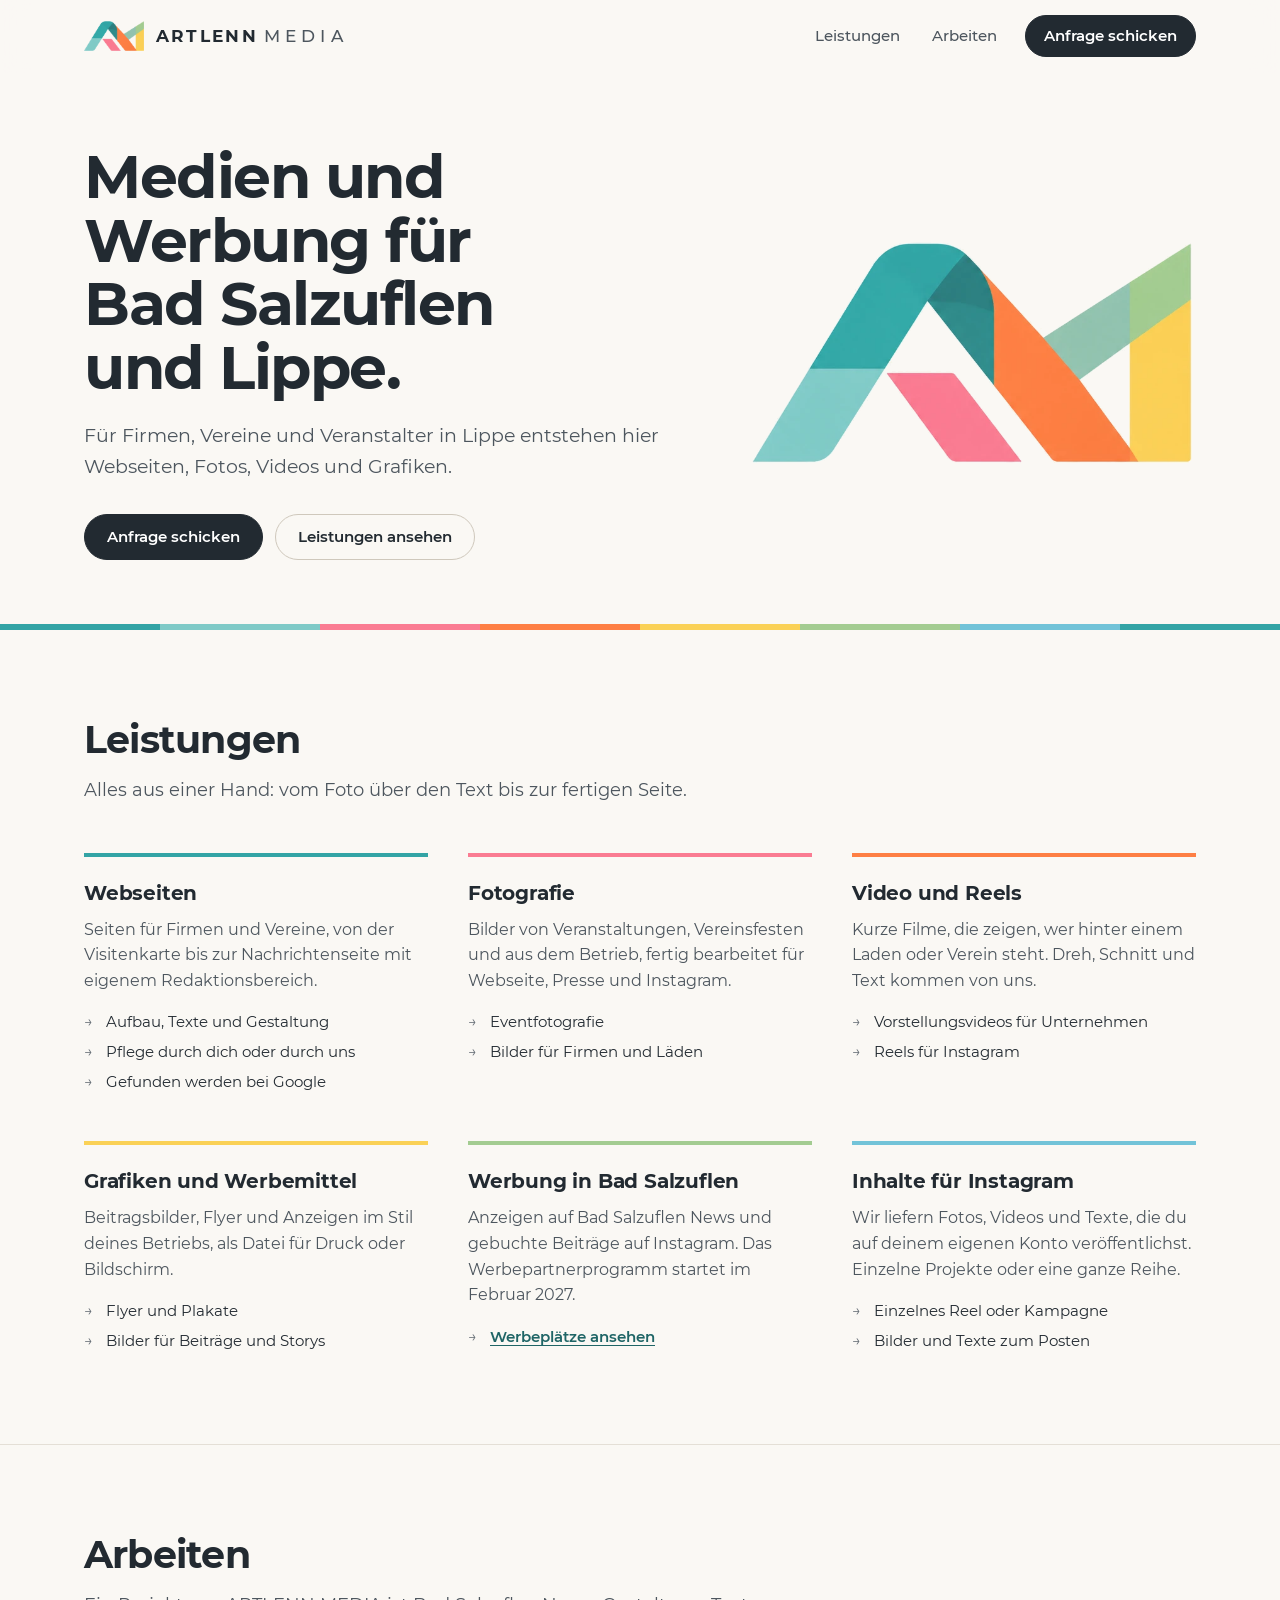
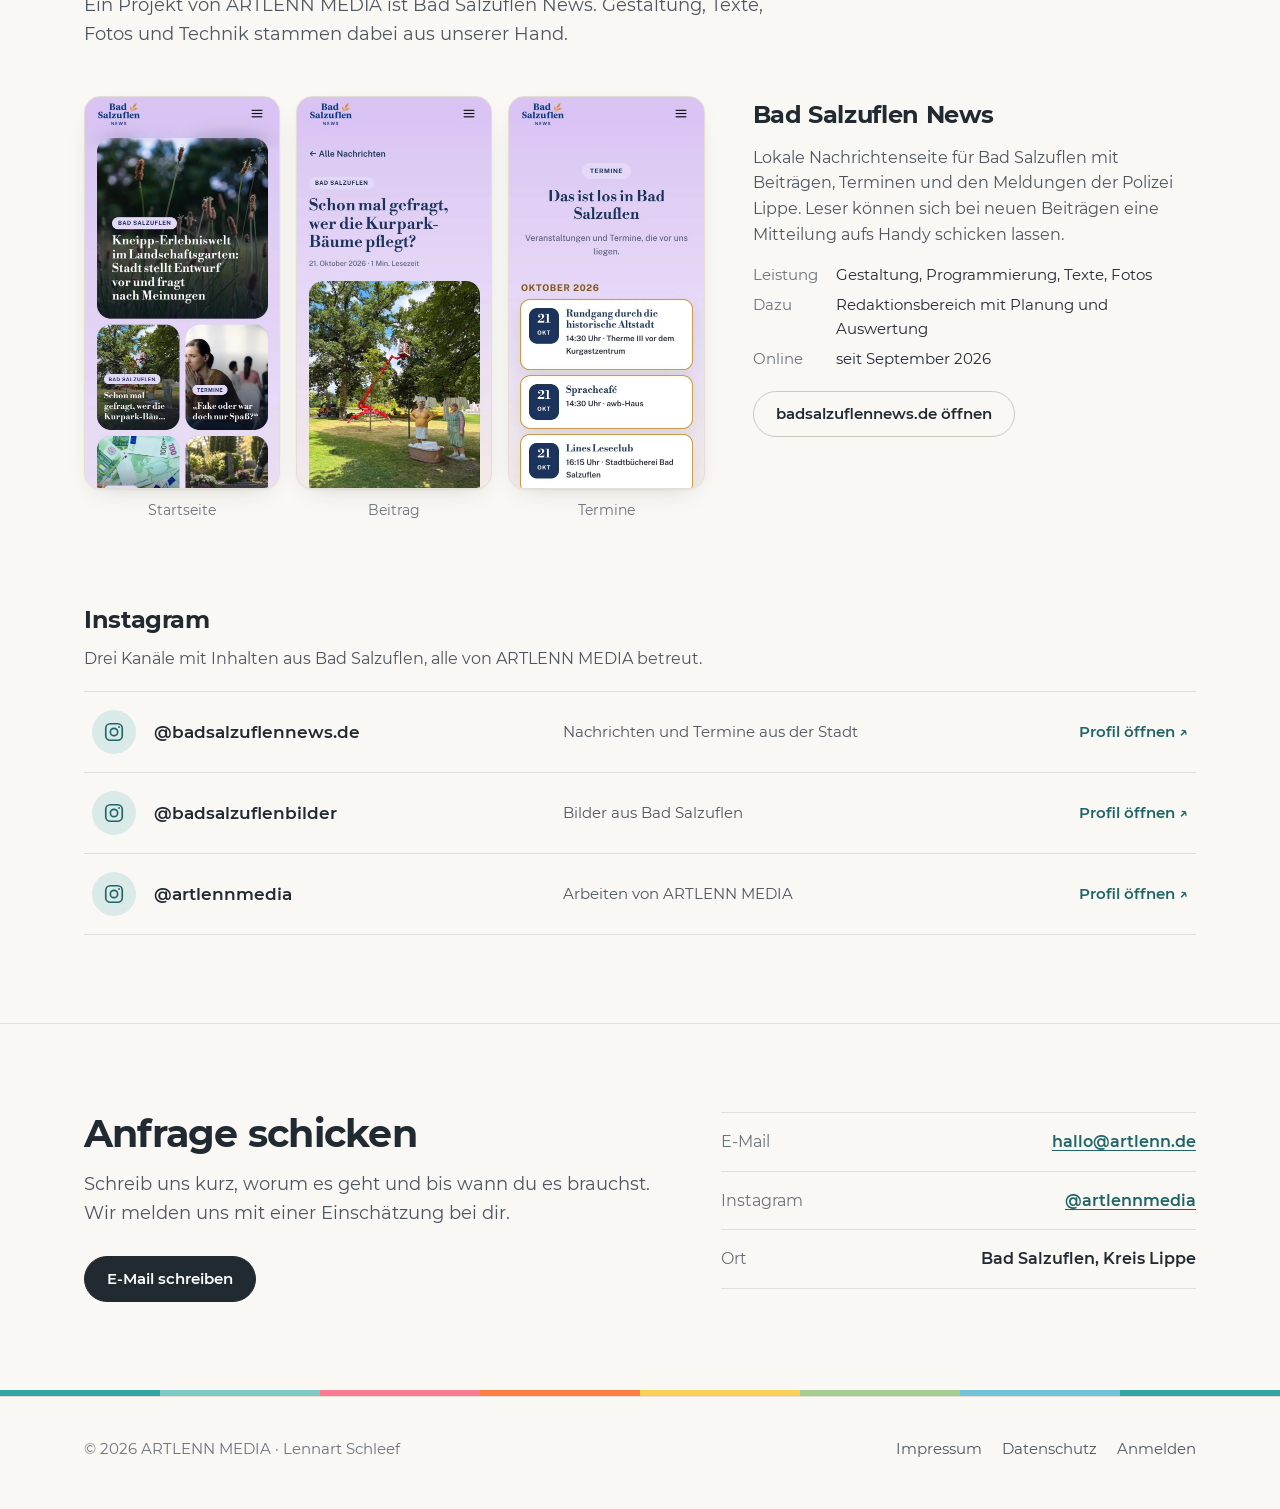
<file: index.html>
<!doctype html>
<html lang="de">
<head>
  <meta charset="utf-8">
  <meta name="viewport" content="width=device-width, initial-scale=1, viewport-fit=cover">
  <title>ARTLENN MEDIA · Fotos, Videos, Webseiten und Werbung aus Bad Salzuflen</title>
  <meta name="description" content="ARTLENN MEDIA aus Bad Salzuflen: Webseiten, Fotos, Videos, Grafiken und Werbung für Firmen und Vereine in Lippe. Betreiber von Bad Salzuflen News.">
  <meta name="theme-color" content="#FAF8F4" media="(prefers-color-scheme: light)">
  <meta name="theme-color" content="#161A1E" media="(prefers-color-scheme: dark)">
  <meta property="og:title" content="ARTLENN MEDIA">
  <meta property="og:description" content="Webseiten, Fotos, Videos, Grafiken und Werbung aus Bad Salzuflen.">
  <meta property="og:image" content="https://artlenn.de/assets/img/icon-512.png">
  <meta property="og:url" content="https://artlenn.de/">
  <meta property="og:type" content="website">
  <meta property="og:locale" content="de_DE">
  <link rel="canonical" href="https://artlenn.de/">
  <link rel="icon" href="assets/img/favicon-64.png" type="image/png">
  <link rel="apple-touch-icon" href="assets/img/apple-touch-icon.png">
  <link rel="preload" href="assets/fonts/Montserrat-Bold.ttf" as="font" type="font/ttf" crossorigin>
  <link rel="stylesheet" href="assets/css/grund.css">
  <link rel="stylesheet" href="assets/css/seite.css">
  <script>document.documentElement.classList.add('js')</script>
  <script type="application/ld+json">
  {
    "@context": "https://schema.org",
    "@type": "ProfessionalService",
    "name": "ARTLENN MEDIA",
    "url": "https://artlenn.de/",
    "logo": "https://artlenn.de/assets/img/icon-512.png",
    "image": "https://artlenn.de/assets/img/icon-512.png",
    "description": "Webseiten, Fotos, Videos, Grafiken und Werbung für Firmen und Vereine in Bad Salzuflen und Lippe. Betreiber von Bad Salzuflen News.",
    "email": "hallo@artlenn.de",
    "founder": {"@type": "Person", "name": "Lennart Schleef"},
    "address": {"@type": "PostalAddress", "streetAddress": "Wiensieker Weg 15", "postalCode": "32108", "addressLocality": "Bad Salzuflen", "addressCountry": "DE"},
    "areaServed": ["Bad Salzuflen", "Kreis Lippe"],
    "sameAs": ["https://www.instagram.com/artlennmedia/", "https://badsalzuflennews.de/"]
  }
  </script>
</head>
<body>

<header class="kopf" id="kopf">
  <div class="rahmen">
    <a class="marke" href="#" aria-label="ARTLENN MEDIA, zum Seitenanfang">
      <img src="assets/img/zeichen.webp" alt="" width="60" height="30">
      <b>ARTLENN<span>MEDIA</span></b>
    </a>
    <button class="menue-knopf" type="button" aria-expanded="false" aria-controls="menue" aria-label="Menü öffnen">
      <svg viewBox="0 0 24 24" fill="none" stroke="currentColor" stroke-width="2" stroke-linecap="round" aria-hidden="true"><path d="M4 7h16M4 12h16M4 17h16"/></svg>
    </button>
    <nav id="menue" aria-label="Hauptmenü">
      <a href="#leistungen">Leistungen</a>
      <a href="#arbeiten">Arbeiten</a>
      <a class="knopf" href="#kontakt">Anfrage schicken</a>
    </nav>
  </div>
</header>

<main>
  <section class="einstieg">
    <div class="rahmen">
      <div>
        <h1>Medien und Werbung für Bad&nbsp;Salzuflen und Lippe.</h1>
        <p>Für Firmen, Vereine und Veranstalter in Lippe entstehen hier Webseiten, Fotos, Videos und Grafiken.</p>
        <div class="knoepfe">
          <a class="knopf" href="#kontakt">Anfrage schicken</a>
          <a class="knopf zweit" href="#leistungen">Leistungen ansehen</a>
        </div>
      </div>
      <img class="bild" src="assets/img/zeichen.webp" alt="Zeichen von ARTLENN MEDIA" width="699" height="352">
    </div>
  </section>

  <div class="streifen" aria-hidden="true"><i></i><i></i><i></i><i></i><i></i><i></i><i></i><i></i></div>

  <section class="abschnitt" id="leistungen" style="border-top:0">
    <div class="rahmen">
      <h2 class="zeigen">Leistungen</h2>
      <p class="vorspann zeigen">Alles aus einer Hand: vom Foto über den Text bis zur fertigen Seite.</p>
      <ul class="leistungen">
        <li class="zeigen" style="--farbe: var(--petrol)">
          <h3>Webseiten</h3>
          <p>Seiten für Firmen und Vereine, von der Visitenkarte bis zur Nachrichtenseite mit eigenem Redaktionsbereich.</p>
          <ul><li>Aufbau, Texte und Gestaltung</li><li>Pflege durch dich oder durch uns</li><li>Gefunden werden bei Google</li></ul>
        </li>
        <li class="zeigen" style="--farbe: var(--pink)">
          <h3>Fotografie</h3>
          <p>Bilder von Veranstaltungen, Vereinsfesten und aus dem Betrieb, fertig bearbeitet für Webseite, Presse und Instagram.</p>
          <ul><li>Eventfotografie</li><li>Bilder für Firmen und Läden</li></ul>
        </li>
        <li class="zeigen" style="--farbe: var(--orange)">
          <h3>Video und Reels</h3>
          <p>Kurze Filme, die zeigen, wer hinter einem Laden oder Verein steht. Dreh, Schnitt und Text kommen von uns.</p>
          <ul><li>Vorstellungsvideos für Unternehmen</li><li>Reels für Instagram</li></ul>
        </li>
        <li class="zeigen" style="--farbe: var(--gelb)">
          <h3>Grafiken und Werbemittel</h3>
          <p>Beitragsbilder, Flyer und Anzeigen im Stil deines Betriebs, als Datei für Druck oder Bildschirm.</p>
          <ul><li>Flyer und Plakate</li><li>Bilder für Beiträge und Storys</li></ul>
        </li>
        <li class="zeigen" style="--farbe: var(--gruen)">
          <h3>Werbung in Bad Salzuflen</h3>
          <p>Anzeigen auf Bad Salzuflen News und gebuchte Beiträge auf Instagram. Das Werbepartnerprogramm startet im Februar 2027.</p>
          <ul><li><a href="https://badsalzuflennews.de/werbung.html">Werbeplätze ansehen</a></li></ul>
        </li>
        <li class="zeigen" style="--farbe: var(--himmel)">
          <h3>Inhalte für Instagram</h3>
          <p>Wir liefern Fotos, Videos und Texte, die du auf deinem eigenen Konto veröffentlichst. Einzelne Projekte oder eine ganze Reihe.</p>
          <ul><li>Einzelnes Reel oder Kampagne</li><li>Bilder und Texte zum Posten</li></ul>
        </li>
      </ul>
    </div>
  </section>

  <section class="abschnitt" id="arbeiten">
    <div class="rahmen">
      <h2 class="zeigen">Arbeiten</h2>
      <p class="vorspann zeigen">Ein Projekt von ARTLENN MEDIA ist Bad&nbsp;Salzuflen&nbsp;News. Gestaltung, Texte, Fotos und Technik stammen dabei aus unserer Hand.</p>

      <article class="arbeit">
        <div class="handybilder zeigen">
          <figure><img src="assets/img/bsn-handy-start.webp" alt="Startseite von Bad Salzuflen News auf dem Handy" width="780" height="1560" loading="lazy"><figcaption>Startseite</figcaption></figure>
          <figure><img src="assets/img/bsn-handy-beitrag.webp" alt="Ein Beitrag auf Bad Salzuflen News" width="780" height="1560" loading="lazy"><figcaption>Beitrag</figcaption></figure>
          <figure><img src="assets/img/bsn-handy-termine.webp" alt="Terminseite von Bad Salzuflen News" width="780" height="1560" loading="lazy"><figcaption>Termine</figcaption></figure>
        </div>
        <div class="zeigen">
          <h3>Bad Salzuflen News</h3>
          <p>Lokale Nachrichtenseite für Bad Salzuflen mit Beiträgen, Terminen und den Meldungen der Polizei Lippe. Leser können sich bei neuen Beiträgen eine Mitteilung aufs Handy schicken lassen.</p>
          <dl>
            <dt>Leistung</dt><dd>Gestaltung, Programmierung, Texte, Fotos</dd>
            <dt>Dazu</dt><dd>Redaktionsbereich mit Planung und Auswertung</dd>
            <dt>Online</dt><dd>seit September 2026</dd>
          </dl>
          <a class="knopf zweit" href="https://badsalzuflennews.de">badsalzuflennews.de öffnen</a>
        </div>
      </article>

      <div class="konten-kopf zeigen">
        <h3>Instagram</h3>
        <p>Drei Kanäle mit Inhalten aus Bad Salzuflen, alle von ARTLENN MEDIA betreut.</p>
      </div>
      <ul class="konten zeigen">
        <li><a href="https://www.instagram.com/badsalzuflennews.de/"><span class="ig"><svg viewBox="0 0 24 24" fill="none" stroke="currentColor" stroke-width="1.8" aria-hidden="true"><rect x="3" y="3" width="18" height="18" rx="5"/><circle cx="12" cy="12" r="4"/><circle cx="17.5" cy="6.5" r="1" fill="currentColor" stroke="none"/></svg></span><span class="name">@badsalzuflennews.de</span><span class="was">Nachrichten und Termine aus der Stadt</span><span class="pfeil">Profil öffnen ↗</span></a></li>
        <li><a href="https://www.instagram.com/badsalzuflenbilder/"><span class="ig"><svg viewBox="0 0 24 24" fill="none" stroke="currentColor" stroke-width="1.8" aria-hidden="true"><rect x="3" y="3" width="18" height="18" rx="5"/><circle cx="12" cy="12" r="4"/><circle cx="17.5" cy="6.5" r="1" fill="currentColor" stroke="none"/></svg></span><span class="name">@badsalzuflenbilder</span><span class="was">Bilder aus Bad Salzuflen</span><span class="pfeil">Profil öffnen ↗</span></a></li>
        <li><a href="https://www.instagram.com/artlennmedia/"><span class="ig"><svg viewBox="0 0 24 24" fill="none" stroke="currentColor" stroke-width="1.8" aria-hidden="true"><rect x="3" y="3" width="18" height="18" rx="5"/><circle cx="12" cy="12" r="4"/><circle cx="17.5" cy="6.5" r="1" fill="currentColor" stroke="none"/></svg></span><span class="name">@artlennmedia</span><span class="was">Arbeiten von ARTLENN MEDIA</span><span class="pfeil">Profil öffnen ↗</span></a></li>
      </ul>
    </div>
  </section>


  <section class="abschnitt" id="kontakt">
    <div class="rahmen kontakt">
      <div class="zeigen">
        <h2>Anfrage schicken</h2>
        <p class="vorspann" style="margin-bottom:28px">Schreib uns kurz, worum es geht und bis wann du es brauchst. Wir melden uns mit einer Einschätzung bei dir.</p>
        <a class="knopf" id="mail-knopf" href="mailto:hallo@artlenn.de?subject=Anfrage%20an%20ARTLENN%20MEDIA">E-Mail schreiben</a>
      </div>
      <div class="zeigen">
        <ul>
          <li><span>E-Mail</span><a href="mailto:hallo@artlenn.de">hallo@artlenn.de</a></li>
          <li><span>Instagram</span><a href="https://www.instagram.com/artlennmedia/">@artlennmedia</a></li>
          <li><span>Ort</span><b style="font-weight:600">Bad Salzuflen, Kreis Lippe</b></li>
        </ul>
      </div>
    </div>
  </section>
</main>

<div class="streifen" aria-hidden="true"><i></i><i></i><i></i><i></i><i></i><i></i><i></i><i></i></div>
<footer class="fuss">
  <div class="rahmen">
    <span>© <span id="jahr">2026</span> ARTLENN MEDIA · Lennart Schleef</span>
    <nav aria-label="Rechtliches">
      <a href="impressum.html">Impressum</a>
      <a href="datenschutz.html">Datenschutz</a>
      <a href="anmelden.html">Anmelden</a>
    </nav>
  </div>
</footer>

<script src="assets/js/seite.js"></script>
</body>
</html>
</file>
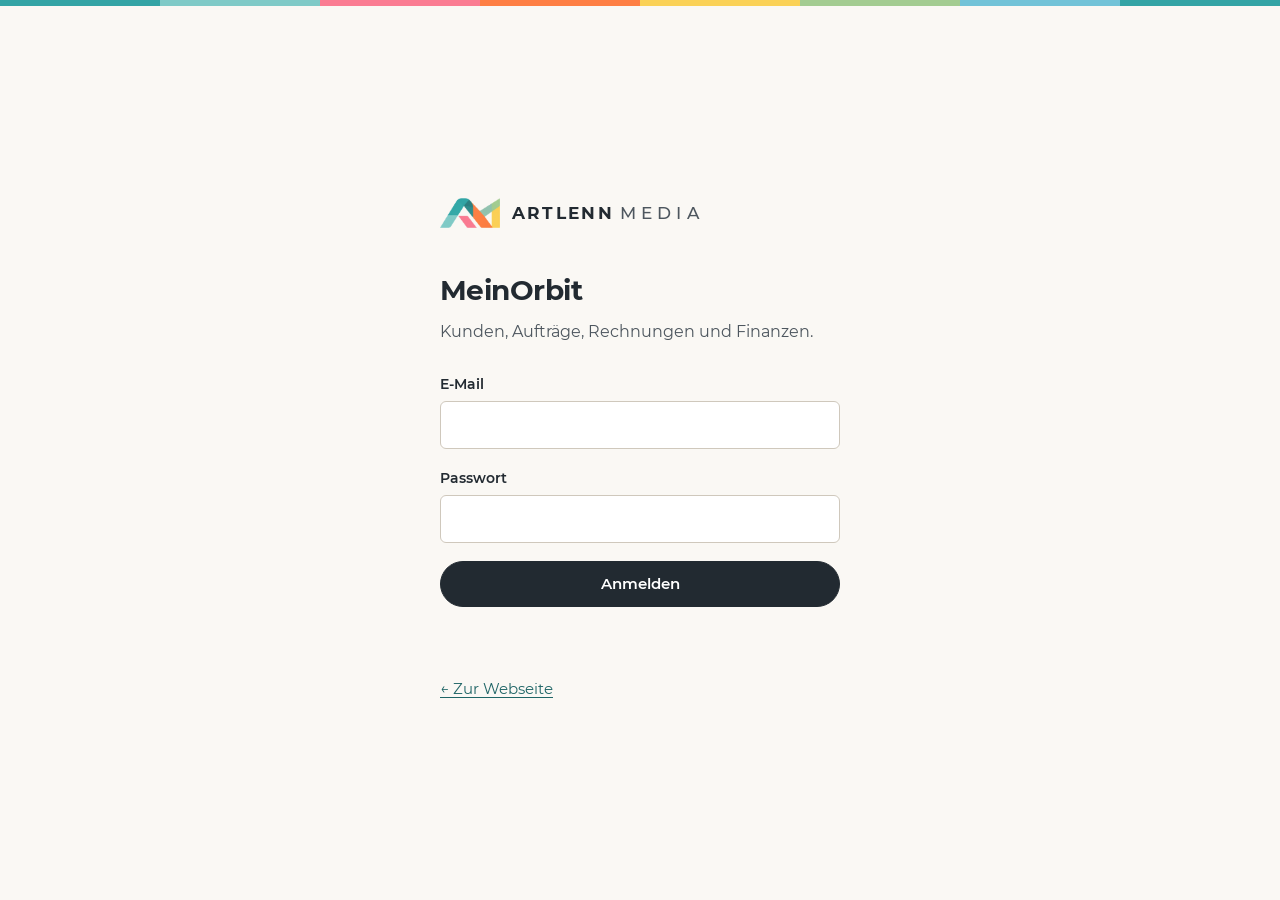
<file: anmelden.html>
<!doctype html>
<html lang="de">
<head>
  <meta charset="utf-8">
  <meta name="viewport" content="width=device-width, initial-scale=1, viewport-fit=cover">
  <meta name="robots" content="noindex, nofollow">
  <title>Anmelden · ARTLENN MEDIA</title>
  <meta name="theme-color" content="#FAF8F4" media="(prefers-color-scheme: light)">
  <meta name="theme-color" content="#161A1E" media="(prefers-color-scheme: dark)">
  <link rel="icon" href="assets/img/favicon-64.png" type="image/png">
  <link rel="apple-touch-icon" href="assets/img/apple-touch-icon.png">
  <link rel="stylesheet" href="assets/css/grund.css">
  <style>
    body { min-height: 100vh; min-height: 100dvh; display: grid; place-items: center; padding: 24px 16px; }
    .karte { width: 100%; max-width: 400px; }
    .karte .marke { margin-bottom: 40px; }
    h1 { font-size: 28px; letter-spacing: -.02em; margin: 0 0 6px; }
    .unter { color: var(--schrift-2); margin: 0 0 28px; }
    label { display: block; font-weight: 600; font-size: 14px; margin: 0 0 6px; }
    input {
      width: 100%; min-height: 48px; padding: 0 14px; margin-bottom: 18px;
      border: 1.5px solid var(--linie-stark); border-radius: var(--rund-klein); background: var(--flaeche); font-size: 16px;
    }
    input:focus { outline: none; border-color: var(--fokus); box-shadow: 0 0 0 3px color-mix(in srgb, var(--fokus) 25%, transparent); }
    .knopf { width: 100%; }
    .meldung { min-height: 24px; margin: 14px 0 0; color: var(--fehler); font-size: 15px; }
    .beispiel { background: var(--warn-weich); color: var(--schrift); border-radius: var(--rund-klein); padding: 14px 16px; font-size: 15px; margin: 0 0 24px; }
    .zurueck { display: inline-block; margin-top: 32px; font-size: 15px; }
    .streifen { position: fixed; left: 0; right: 0; top: 0; }
  </style>
</head>
<body>
  <div class="streifen" aria-hidden="true"><i></i><i></i><i></i><i></i><i></i><i></i><i></i><i></i></div>
  <main class="karte">
    <a class="marke" href="index.html"><img src="assets/img/zeichen.webp" alt="" width="60" height="30"><b>ARTLENN<span>MEDIA</span></b></a>
    <h1>MeinOrbit</h1>
    <p class="unter">Kunden, Aufträge, Rechnungen und Finanzen.</p>
    <p class="beispiel" id="beispiel" hidden>Beispielmodus: Noch ist keine Datenbank verbunden. Alles, was du einträgst, bleibt nur in diesem Browser. Passwort beliebig.</p>
    <form id="form" novalidate>
      <label for="email">E-Mail</label>
      <input id="email" type="email" autocomplete="username" required>
      <label for="pw">Passwort</label>
      <input id="pw" type="password" autocomplete="current-password" required>
      <button class="knopf" type="submit" id="los">Anmelden</button>
      <p class="meldung" id="meldung" role="alert"></p>
    </form>
    <a class="zurueck" href="index.html">← Zur Webseite</a>
  </main>
  <script src="assets/js/vendor/supabase.min.js"></script>
  <script src="assets/js/config.js"></script>
  <script src="assets/js/daten.js"></script>
  <script>
  (function () {
    var f = document.getElementById('form'), m = document.getElementById('meldung'), los = document.getElementById('los');
    if (AMD.modus === 'beispiel') document.getElementById('beispiel').hidden = false;
    // Lennart kommt ins eigene Dashboard, Mitarbeiter in ihres (team.html)
    var CHEFS = ['schleef.lennart@gmail.com', 'l.schleef@badsalzuflennews.de'];
    function ziel(u) { var e = String((u && u.email) || '').toLowerCase(); return (AMD.modus !== 'echt' || CHEFS.indexOf(e) >= 0) ? 'dashboard.html' : 'team.html'; }
    AMD.sitzung().then(function (u) { if (u) location.replace(ziel(u)); });
    f.addEventListener('submit', function (e) {
      e.preventDefault();
      var email = f.email.value.trim(), pw = f.pw.value;
      if (AMD.modus === 'echt' && (!email || !pw)) { m.textContent = 'Bitte E-Mail und Passwort eingeben.'; return; }
      m.textContent = ''; los.disabled = true; los.textContent = 'Einen Moment …';
      AMD.anmelden(email, pw).then(function (u) { location.replace(ziel(u)); })
        .catch(function (err) { m.textContent = err.message; los.disabled = false; los.textContent = 'Anmelden'; });
    });
  })();
  </script>
</body>
</html>
</file>
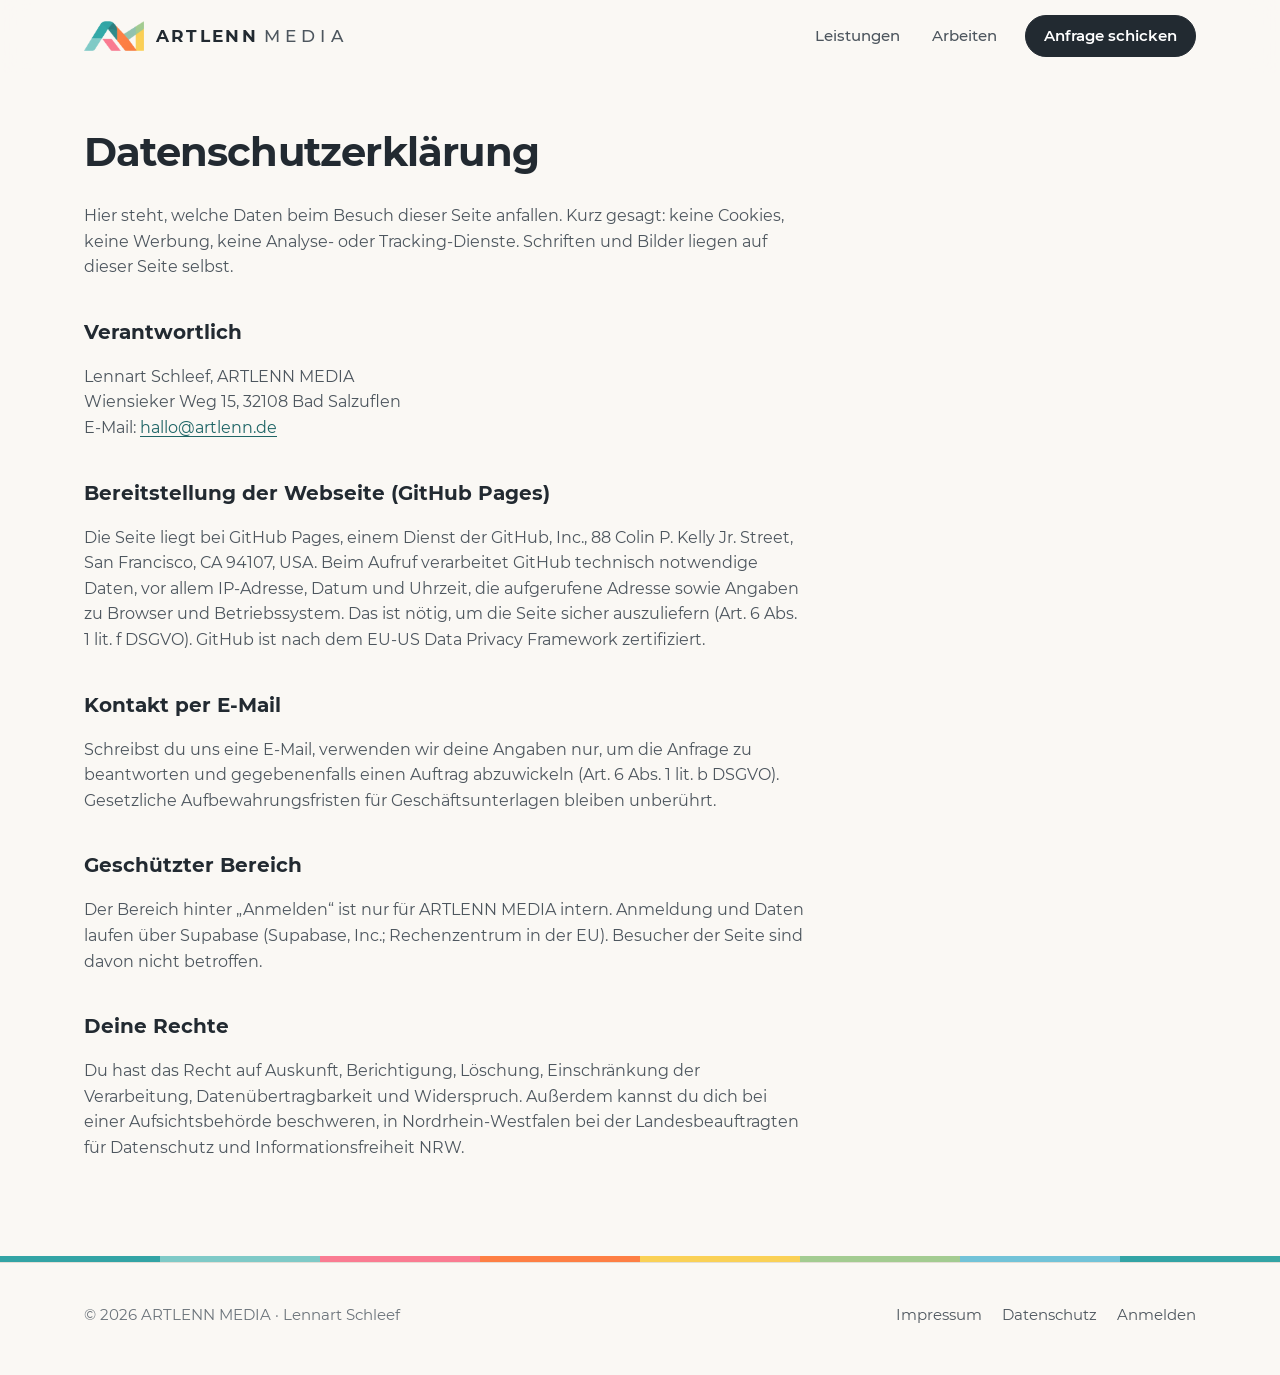
<file: datenschutz.html>
<!doctype html>
<html lang="de">
<head>
  <meta charset="utf-8">
  <meta name="viewport" content="width=device-width, initial-scale=1, viewport-fit=cover">
  <title>Datenschutz · ARTLENN MEDIA</title>
  <meta name="description" content="Datenschutzerklärung von ARTLENN MEDIA, Bad Salzuflen: welche Daten beim Besuch von artlenn.de anfallen und wie wir damit umgehen.">
  <meta name="theme-color" content="#FAF8F4" media="(prefers-color-scheme: light)">
  <meta name="theme-color" content="#161A1E" media="(prefers-color-scheme: dark)">
  <meta property="og:title" content="ARTLENN MEDIA">
  <meta property="og:description" content="Webseiten, Fotos, Videos, Grafiken und Werbung aus Bad Salzuflen.">
  <meta property="og:image" content="https://artlenn.de/assets/img/icon-512.png">
  <meta property="og:url" content="https://artlenn.de/datenschutz.html">
  <meta property="og:type" content="website">
  <meta property="og:locale" content="de_DE">
  <link rel="canonical" href="https://artlenn.de/datenschutz.html">
  <link rel="icon" href="assets/img/favicon-64.png" type="image/png">
  <link rel="apple-touch-icon" href="assets/img/apple-touch-icon.png">
  <link rel="preload" href="assets/fonts/Montserrat-Bold.ttf" as="font" type="font/ttf" crossorigin>
  <link rel="stylesheet" href="assets/css/grund.css">
  <link rel="stylesheet" href="assets/css/seite.css">
  <script>document.documentElement.classList.add('js')</script>
</head>
<body>

<header class="kopf" id="kopf">
  <div class="rahmen">
    <a class="marke" href="index.html" aria-label="ARTLENN MEDIA, zum Seitenanfang">
      <img src="assets/img/zeichen.webp" alt="" width="60" height="30">
      <b>ARTLENN<span>MEDIA</span></b>
    </a>
    <button class="menue-knopf" type="button" aria-expanded="false" aria-controls="menue" aria-label="Menü öffnen">
      <svg viewBox="0 0 24 24" fill="none" stroke="currentColor" stroke-width="2" stroke-linecap="round" aria-hidden="true"><path d="M4 7h16M4 12h16M4 17h16"/></svg>
    </button>
    <nav id="menue" aria-label="Hauptmenü">
      <a href="index.html#leistungen">Leistungen</a>
      <a href="index.html#arbeiten">Arbeiten</a>
      <a class="knopf" href="index.html#kontakt">Anfrage schicken</a>
    </nav>
  </div>
</header>

<main class="rahmen"><article class="text">
<h1>Datenschutzerklärung</h1>
<p>Hier steht, welche Daten beim Besuch dieser Seite anfallen. Kurz gesagt: keine Cookies, keine Werbung, keine Analyse- oder Tracking-Dienste. Schriften und Bilder liegen auf dieser Seite selbst.</p>
<h2>Verantwortlich</h2>
<p>Lennart Schleef, ARTLENN MEDIA<br>Wiensieker Weg 15, 32108 Bad Salzuflen<br>E-Mail: <a href="mailto:hallo@artlenn.de">hallo@artlenn.de</a></p>
<h2>Bereitstellung der Webseite (GitHub Pages)</h2>
<p>Die Seite liegt bei GitHub Pages, einem Dienst der GitHub, Inc., 88 Colin P. Kelly Jr. Street, San Francisco, CA 94107, USA. Beim Aufruf verarbeitet GitHub technisch notwendige Daten, vor allem IP-Adresse, Datum und Uhrzeit, die aufgerufene Adresse sowie Angaben zu Browser und Betriebssystem. Das ist nötig, um die Seite sicher auszuliefern (Art. 6 Abs. 1 lit. f DSGVO). GitHub ist nach dem EU-US Data Privacy Framework zertifiziert.</p>
<h2>Kontakt per E-Mail</h2>
<p>Schreibst du uns eine E-Mail, verwenden wir deine Angaben nur, um die Anfrage zu beantworten und gegebenenfalls einen Auftrag abzuwickeln (Art. 6 Abs. 1 lit. b DSGVO). Gesetzliche Aufbewahrungsfristen für Geschäftsunterlagen bleiben unberührt.</p>
<h2>Geschützter Bereich</h2>
<p>Der Bereich hinter „Anmelden“ ist nur für ARTLENN MEDIA intern. Anmeldung und Daten laufen über Supabase (Supabase, Inc.; Rechenzentrum in der EU). Besucher der Seite sind davon nicht betroffen.</p>
<h2>Deine Rechte</h2>
<p>Du hast das Recht auf Auskunft, Berichtigung, Löschung, Einschränkung der Verarbeitung, Datenübertragbarkeit und Widerspruch. Außerdem kannst du dich bei einer Aufsichtsbehörde beschweren, in Nordrhein-Westfalen bei der Landesbeauftragten für Datenschutz und Informationsfreiheit NRW.</p>
</article></main>
<div class="streifen" aria-hidden="true"><i></i><i></i><i></i><i></i><i></i><i></i><i></i><i></i></div>
<footer class="fuss">
  <div class="rahmen">
    <span>© <span id="jahr">2026</span> ARTLENN MEDIA · Lennart Schleef</span>
    <nav aria-label="Rechtliches">
      <a href="impressum.html">Impressum</a>
      <a href="datenschutz.html">Datenschutz</a>
      <a href="anmelden.html">Anmelden</a>
    </nav>
  </div>
</footer>
<script src="assets/js/seite.js"></script>
</body>
</html>
</file>
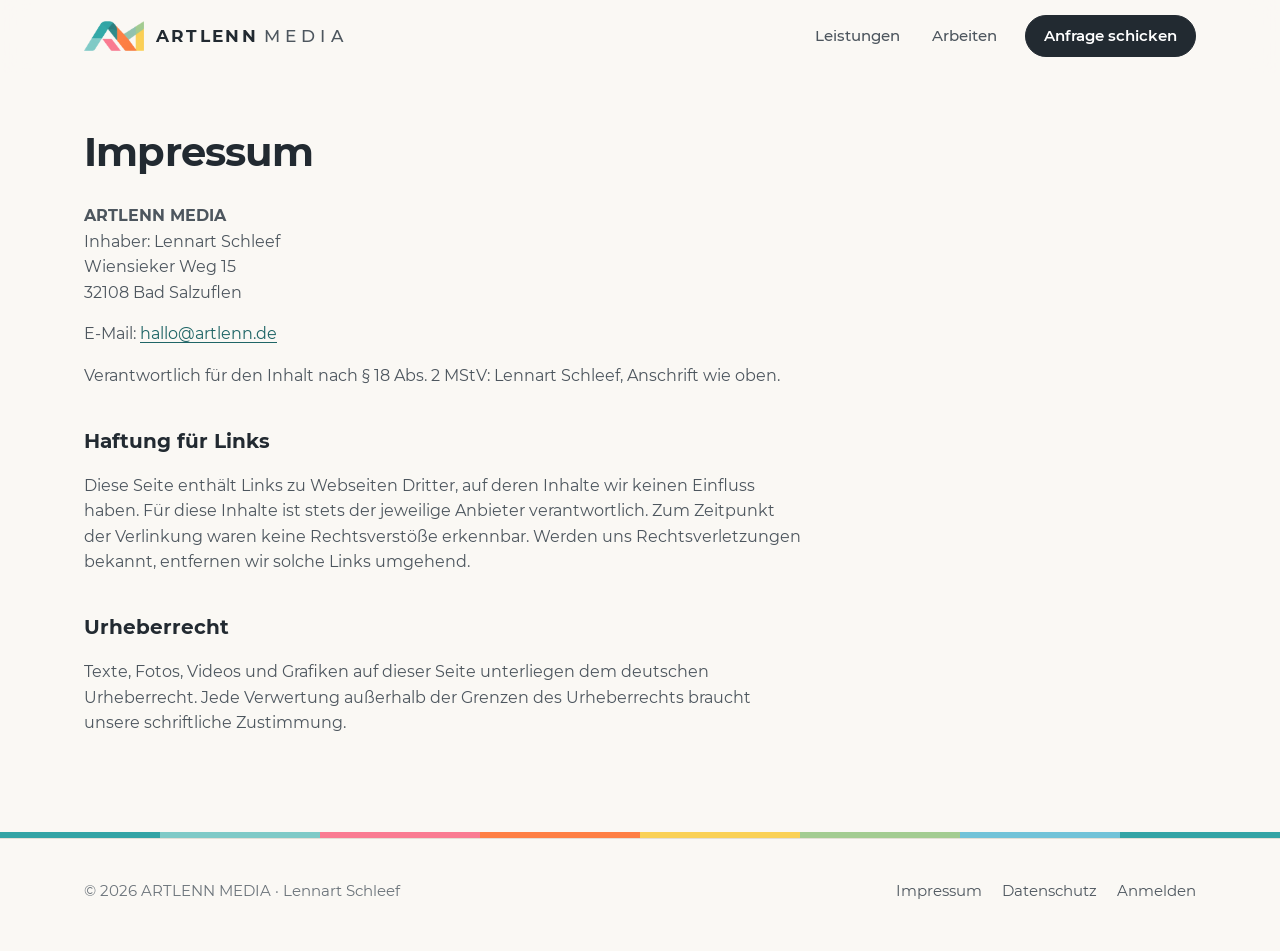
<file: impressum.html>
<!doctype html>
<html lang="de">
<head>
  <meta charset="utf-8">
  <meta name="viewport" content="width=device-width, initial-scale=1, viewport-fit=cover">
  <title>Impressum · ARTLENN MEDIA</title>
  <meta name="robots" content="noindex">
  <meta name="description" content="ARTLENN MEDIA aus Bad Salzuflen: Webseiten, Fotos, Videos, Grafiken und Werbung für Firmen und Vereine in Lippe. Betreiber von Bad Salzuflen News.">
  <meta name="theme-color" content="#FAF8F4" media="(prefers-color-scheme: light)">
  <meta name="theme-color" content="#161A1E" media="(prefers-color-scheme: dark)">
  <meta property="og:title" content="ARTLENN MEDIA">
  <meta property="og:description" content="Webseiten, Fotos, Videos, Grafiken und Werbung aus Bad Salzuflen.">
  <meta property="og:image" content="https://artlenn.de/assets/img/icon-512.png">
  <meta property="og:url" content="https://artlenn.de/impressum.html">
  <meta property="og:type" content="website">
  <meta property="og:locale" content="de_DE">
  <link rel="canonical" href="https://artlenn.de/impressum.html">
  <link rel="icon" href="assets/img/favicon-64.png" type="image/png">
  <link rel="apple-touch-icon" href="assets/img/apple-touch-icon.png">
  <link rel="preload" href="assets/fonts/Montserrat-Bold.ttf" as="font" type="font/ttf" crossorigin>
  <link rel="stylesheet" href="assets/css/grund.css">
  <link rel="stylesheet" href="assets/css/seite.css">
  <script>document.documentElement.classList.add('js')</script>
</head>
<body>

<header class="kopf" id="kopf">
  <div class="rahmen">
    <a class="marke" href="index.html" aria-label="ARTLENN MEDIA, zum Seitenanfang">
      <img src="assets/img/zeichen.webp" alt="" width="60" height="30">
      <b>ARTLENN<span>MEDIA</span></b>
    </a>
    <button class="menue-knopf" type="button" aria-expanded="false" aria-controls="menue" aria-label="Menü öffnen">
      <svg viewBox="0 0 24 24" fill="none" stroke="currentColor" stroke-width="2" stroke-linecap="round" aria-hidden="true"><path d="M4 7h16M4 12h16M4 17h16"/></svg>
    </button>
    <nav id="menue" aria-label="Hauptmenü">
      <a href="index.html#leistungen">Leistungen</a>
      <a href="index.html#arbeiten">Arbeiten</a>
      <a class="knopf" href="index.html#kontakt">Anfrage schicken</a>
    </nav>
  </div>
</header>

<main class="rahmen"><article class="text">
<h1>Impressum</h1>
<p><b>ARTLENN MEDIA</b><br>Inhaber: Lennart Schleef<br>Wiensieker Weg 15<br>32108 Bad Salzuflen</p>
<p>E-Mail: <a href="mailto:hallo@artlenn.de">hallo@artlenn.de</a></p>
<p>Verantwortlich für den Inhalt nach § 18 Abs. 2 MStV: Lennart Schleef, Anschrift wie oben.</p>
<h2>Haftung für Links</h2>
<p>Diese Seite enthält Links zu Webseiten Dritter, auf deren Inhalte wir keinen Einfluss haben. Für diese Inhalte ist stets der jeweilige Anbieter verantwortlich. Zum Zeitpunkt der Verlinkung waren keine Rechtsverstöße erkennbar. Werden uns Rechtsverletzungen bekannt, entfernen wir solche Links umgehend.</p>
<h2>Urheberrecht</h2>
<p>Texte, Fotos, Videos und Grafiken auf dieser Seite unterliegen dem deutschen Urheberrecht. Jede Verwertung außerhalb der Grenzen des Urheberrechts braucht unsere schriftliche Zustimmung.</p>
</article></main>
<div class="streifen" aria-hidden="true"><i></i><i></i><i></i><i></i><i></i><i></i><i></i><i></i></div>
<footer class="fuss">
  <div class="rahmen">
    <span>© <span id="jahr">2026</span> ARTLENN MEDIA · Lennart Schleef</span>
    <nav aria-label="Rechtliches">
      <a href="impressum.html">Impressum</a>
      <a href="datenschutz.html">Datenschutz</a>
      <a href="anmelden.html">Anmelden</a>
    </nav>
  </div>
</footer>
<script src="assets/js/seite.js"></script>
</body>
</html>
</file>
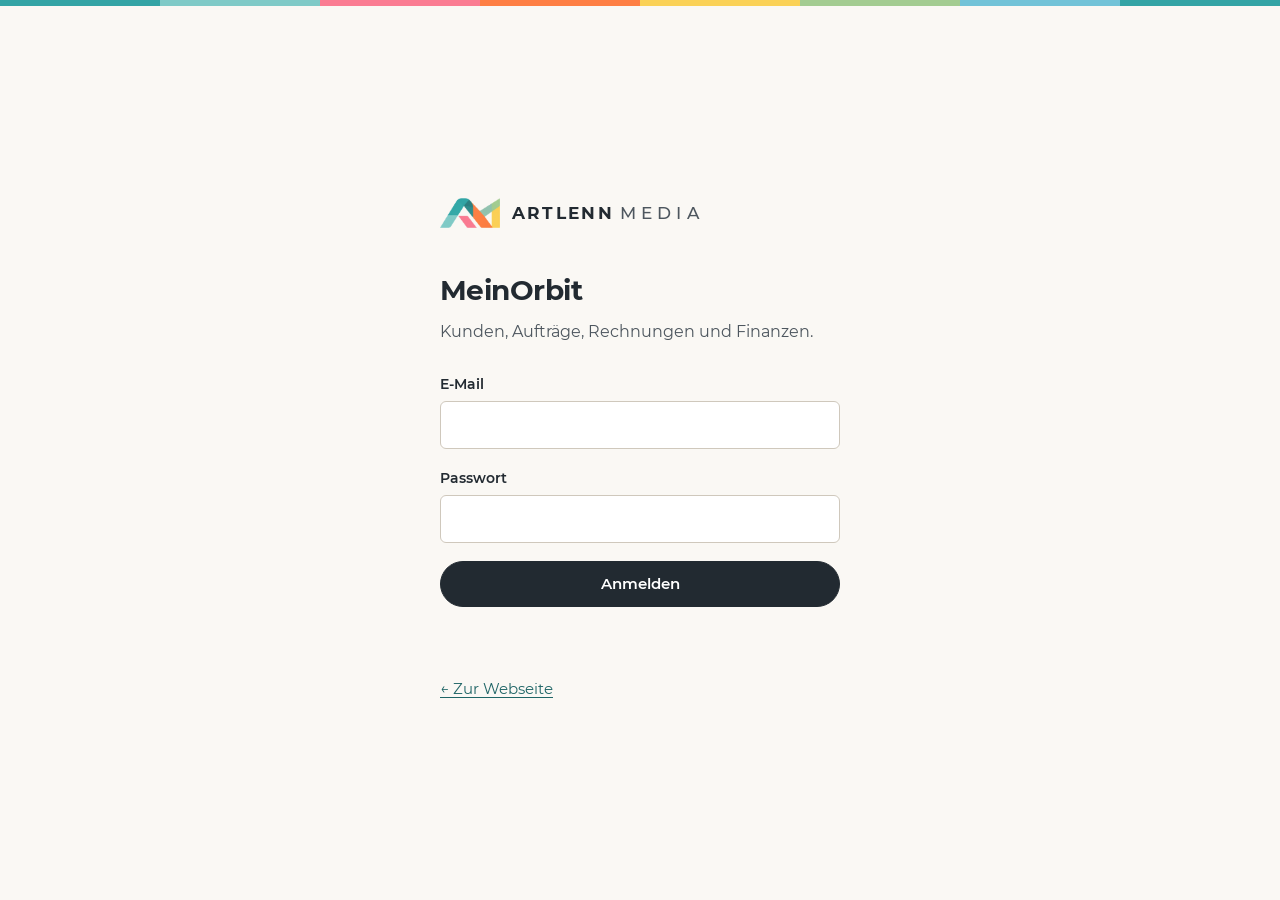
<file: team.html>
<!doctype html>
<html lang="de">
<head>
<meta charset="utf-8">
<meta name="viewport" content="width=device-width, initial-scale=1, viewport-fit=cover">
<meta name="robots" content="noindex">
<title>Team · ARTLENN MEDIA</title>
<link rel="icon" href="assets/img/favicon-64.png">
<!-- iPad/iPhone: als App auf dem Home-Bildschirm ohne schwarze Leiste oben;
     das Hintergrundbild reicht bis unter Uhrzeit und Akku -->
<meta name="apple-mobile-web-app-capable" content="yes">
<meta name="mobile-web-app-capable" content="yes">
<meta name="apple-mobile-web-app-status-bar-style" content="black-translucent">
<meta name="apple-mobile-web-app-title" content="Team">
<meta name="theme-color" content="#77736d">
<link rel="apple-touch-icon" href="assets/img/apple-touch-icon.png">
<link rel="stylesheet" href="assets/css/kontaktliste.css?v=20261117c">
<link rel="stylesheet" href="assets/css/instagram.css?v=20261117a">
<style>
:root{
  --glas: rgba(44,46,50,.5);
  --glas-stark: rgba(40,42,46,.6);
  --glas-hell: rgba(255,255,255,.1);
  --rand: rgba(255,255,255,.16);
  --rand-hell: rgba(255,255,255,.3);
  --blau: #3B82F6;
  --blau-hell: #7DB2FF;
  --schrift: #F4F5F6;
  --schrift-2: rgba(244,245,246,.72);
  --schrift-3: rgba(244,245,246,.55);
  --petrol: #7FCAC7;
  --petrol-voll: #33A4A5;
  --pink: #FA7C92;
  --orange: #FE7F44;
  --gelb: #FAD156;
  --gruen: #A3CC91;
  --blur: blur(34px) saturate(160%);
  --radius: 26px;
}
*{box-sizing:border-box;margin:0;padding:0}
html,body{min-height:100%}
body{
  font-family:-apple-system,BlinkMacSystemFont,"SF Pro Text","Inter","Segoe UI",Roboto,sans-serif;
  color:var(--schrift);background:#14171b;font-size:15px;line-height:1.45;
  -webkit-font-smoothing:antialiased;
}
/* Hintergrund: Platzhalter für ein echtes Foto (helles Wohnzimmer mit großem Fenster) */
.hintergrund{position:fixed;inset:0;z-index:-1;overflow:hidden;background:linear-gradient(180deg,#b9b4ab 0%,#a19a8f 48%,#6f665b 70%,#4a433b 100%)}
.hintergrund .fenster{position:absolute;left:4%;right:4%;top:-4%;height:62%;
  background:
    linear-gradient(90deg,transparent 0 24.4%,#6b655d 24.4% 25.2%,transparent 25.2% 49.6%,#6b655d 49.6% 50.4%,transparent 50.4% 74.8%,#6b655d 74.8% 75.6%,transparent 75.6%),
    linear-gradient(180deg,#f4f6f7 0%,#e3e8ea 55%,#c9d0cc 80%,#9aa392 100%);
  filter:blur(6px)}
.hintergrund .boden{position:absolute;left:0;right:0;bottom:0;height:34%;background:linear-gradient(180deg,#8a7a68,#5c5045);filter:blur(4px)}
.hintergrund .sofa{position:absolute;left:-4%;bottom:6%;width:46%;height:30%;border-radius:40px 40px 18px 18px;background:linear-gradient(180deg,#d8d2c7,#a99f91);filter:blur(10px)}
.hintergrund .sofa2{position:absolute;right:-6%;bottom:4%;width:30%;height:26%;border-radius:40px;background:linear-gradient(180deg,#cfc7ba,#9b9182);filter:blur(10px)}
.hintergrund .pflanze{position:absolute;left:2%;top:34%;width:12%;height:34%;border-radius:50%;background:radial-gradient(circle,#4f6a3e 0%,#3a5230 55%,transparent 72%);filter:blur(8px)}
.hintergrund .lampe{position:absolute;right:16%;top:38%;width:8%;height:10%;border-radius:50%;background:radial-gradient(circle,#ffe7c2,transparent 70%);filter:blur(8px)}
.hintergrund::after{content:"";position:absolute;inset:0;background:rgba(18,20,24,.18)}
/* Eigenes Foto: liegt in assets/img/dashboard-hintergrund.jpg; fehlt es, bleibt das gemalte Wohnzimmer */
.hintergrund .foto{position:absolute;inset:-8px;background:center/cover no-repeat;filter:blur(2px) saturate(115%);opacity:0;transition:opacity .6s ease}
.hintergrund.mit-foto .foto{opacity:1}
.hintergrund.mit-foto::after{background:rgba(18,20,24,.28)}

.glas{background:var(--glas);border:1px solid var(--rand);border-radius:var(--radius);
  -webkit-backdrop-filter:var(--blur);backdrop-filter:var(--blur);
  box-shadow:inset 0 1px 0 rgba(255,255,255,.14), inset 0 0 0 1px rgba(255,255,255,.02), 0 24px 60px -24px rgba(0,0,0,.5)}

.rahmen{display:grid;grid-template-columns:56px 1fr;gap:22px;padding:22px 28px 28px 18px;min-height:100vh;max-width:1560px;margin:0 auto}

/* Leiste links: schwebende Pille, senkrecht mittig */
.leiste{position:sticky;top:50vh;transform:translateY(-50%);align-self:start;margin-top:0;display:flex;flex-direction:column;align-items:center;gap:6px;padding:8px;border-radius:999px}
.leiste img{width:34px;height:34px;border-radius:50%;margin:2px 0 6px}
.leiste button{width:40px;height:40px;border-radius:50%;border:0;background:transparent;color:var(--schrift-2);cursor:pointer;display:grid;place-items:center;transition:background .2s,color .2s}
.leiste button:hover{background:var(--glas-hell);color:var(--schrift)}
.leiste button[aria-current="true"]{background:rgba(255,255,255,.9);color:#1d2024}
.leiste .unten{margin-top:6px}
.leiste .ich,.ich-menue{display:none}
svg.i{width:19px;height:19px;fill:none;stroke:currentColor;stroke-width:1.7;stroke-linecap:round;stroke-linejoin:round}

/* Kopf: Begrüßung links, Reiter als Pille in der Mitte, Suche rechts */
.kopf{display:grid;grid-template-columns:minmax(0,1fr) auto minmax(0,1fr);align-items:center;gap:14px;margin-bottom:22px}
.kopf .links{font-size:13px;color:var(--schrift-2)}
.kopf .rechts{display:flex;justify-content:flex-end;align-items:center;gap:10px;min-width:0}
.reiter{display:flex;gap:4px;padding:5px;border-radius:999px;overflow-x:auto;scrollbar-width:none}
.reiter button{border:0;background:transparent;color:var(--schrift-2);font:inherit;font-size:13.5px;padding:8px 16px;border-radius:999px;cursor:pointer;white-space:nowrap;display:flex;align-items:center;gap:7px;transition:background .2s,color .2s}
.reiter button svg.i{width:16px;height:16px}
.reiter button:hover{color:var(--schrift)}
.reiter button[aria-selected="true"]{background:rgba(255,255,255,.18);color:var(--schrift)}
.rund{width:40px;height:40px;border-radius:50%;display:grid;place-items:center;color:var(--schrift-2);border:1px solid var(--rand);cursor:pointer}
.suche{display:flex;align-items:center;gap:8px;background:var(--glas);-webkit-backdrop-filter:var(--blur);backdrop-filter:var(--blur);border:1px solid var(--rand);border-radius:999px;padding:9px 14px;color:var(--schrift-3);min-width:200px}
.suche input{background:transparent;border:0;color:var(--schrift);font:inherit;font-size:14px;outline:none;width:100%}
.suche input::placeholder{color:var(--schrift-3)}
.person{width:38px;height:38px;border-radius:50%;background:linear-gradient(135deg,var(--petrol-voll),#2D7F81);display:grid;place-items:center;font-weight:600;font-size:14px;flex:none}

.gruss h1{font-size:24px;font-weight:600;letter-spacing:-.02em;text-shadow:0 1px 12px rgba(0,0,0,.25)}
.gruss p{color:var(--schrift-2);margin-top:1px;font-size:13.5px;text-shadow:0 1px 10px rgba(0,0,0,.3)}
/* Läuft gerade: Glas-Pille oben rechts, gleiche Höhe wie die Reiter */
.laeuft{display:flex;align-items:center;gap:8px;flex:0 1 350px;min-width:0;height:48px;padding:0 4px 0 8px;border-radius:999px;color:var(--schrift)}
.laeuft-link{display:flex;align-items:center;gap:10px;flex:1;min-width:0;height:100%;color:inherit;text-decoration:none;border-radius:999px}
.laeuft-link:hover .laeuft-titel{text-decoration:underline;text-underline-offset:2px}
.laeuft-knopf{flex:none;display:grid;place-items:center;width:40px;height:40px;border:0;border-radius:50%;background:rgba(255,255,255,.12);color:var(--schrift);cursor:pointer;transition:background .2s ease,transform .15s ease}
.laeuft-knopf:hover{background:rgba(255,255,255,.22)}
.laeuft-knopf:active{transform:scale(.94)}
.laeuft-knopf svg.i{width:18px;height:18px}
.laeuft-knopf[aria-pressed="true"]{background:rgba(255,255,255,.22);color:#fff}
.laeuft-knopf.laedt svg.i{animation:laden 1s ease-in-out infinite}
@keyframes laden{0%,100%{opacity:1}50%{opacity:.35}}
.laeuft-wellen[hidden]{display:none}
.laeuft-link:focus-visible,.laeuft-knopf:focus-visible,.laeuft-verbinden:focus-visible{outline:2px solid var(--blau-hell);outline-offset:2px}
.laeuft[hidden],.laeuft-verbinden[hidden]{display:none}
.laeuft-cover{position:relative;flex:none;width:32px;height:32px;border-radius:50%;overflow:hidden;background:rgba(255,255,255,.1);display:grid;place-items:center;color:var(--schrift-2)}
.laeuft-cover svg.i{width:15px;height:15px}
.laeuft-cover img{position:absolute;inset:0;width:100%;height:100%;object-fit:cover}
.laeuft-text{display:flex;flex-direction:column;flex:1;min-width:0;line-height:1.2}
.laeuft-titel{font-size:13px;font-weight:600;white-space:nowrap;overflow:hidden;text-overflow:ellipsis}
.laeuft-wer{font-size:11.5px;color:var(--schrift-2);white-space:nowrap;overflow:hidden;text-overflow:ellipsis}
.laeuft-wellen{flex:none;display:flex;align-items:flex-end;gap:2px;height:11px}
.laeuft-wellen i{width:2.5px;height:100%;border-radius:2px;background:var(--gruen);transform-origin:bottom;animation:welle 1.1s ease-in-out infinite}
.laeuft-wellen i:nth-child(2){animation-delay:-.4s}
.laeuft-wellen i:nth-child(3){animation-delay:-.75s}
@keyframes welle{0%,100%{transform:scaleY(.35)}50%{transform:scaleY(1)}}
@media (prefers-reduced-motion:reduce){.laeuft-wellen i{animation:none;transform:scaleY(.7)}}
.laeuft-verbinden{flex:none;display:grid;place-items:center;width:48px;height:48px;padding:0;border-radius:50%;color:var(--schrift-2);font:inherit;font-size:13px;cursor:pointer}
.laeuft-verbinden svg.i{width:17px;height:17px}
.laeuft-verbinden span{display:none}
.laeuft-verbinden:hover{color:var(--schrift)}
.hinweis{font-size:12.5px;color:var(--schrift-3);border:1px solid var(--rand);border-radius:10px;padding:6px 10px}

/* Raster */
.raster{display:grid;grid-template-columns:repeat(12,1fr);gap:18px}
.k{padding:20px}
.k h2{font-size:15px;font-weight:600;display:flex;align-items:center;justify-content:space-between;gap:8px;margin-bottom:14px}
.k h2 a,.mehr{font-size:13px;font-weight:500;color:var(--schrift-3);text-decoration:none}
.k h2 a:hover{color:var(--schrift)}
.s3{grid-column:span 3}.s4{grid-column:span 4}.s6{grid-column:span 6}.s5{grid-column:span 5}.s7{grid-column:span 7}.s8{grid-column:span 8}.s12{grid-column:span 12}

.zahl{transition:transform .25s cubic-bezier(.2,.8,.2,1),background .25s}
.zahl:hover{transform:translateY(-4px);background:rgba(34,38,44,.5)}
.zahl .oben{display:flex;justify-content:space-between;align-items:flex-start;color:var(--schrift-2);font-size:13.5px}
.zahl .sym{width:38px;height:38px;border-radius:50%;display:grid;place-items:center;background:rgba(74,222,128,.16);color:#86efac;border:1px solid rgba(134,239,172,.25)}
.zahl .sym.b{background:rgba(59,130,246,.18);color:var(--blau-hell);border-color:rgba(125,178,255,.3)}
.zahl .sym.o{background:rgba(254,127,68,.16);color:#ffb08a;border-color:rgba(255,176,138,.28)}
.zahl .sym.p{background:rgba(250,124,146,.16);color:#ffb3c0;border-color:rgba(255,179,192,.28)}
.zahl .wert{font-size:30px;font-weight:600;letter-spacing:-.02em;margin:14px 0 4px;font-variant-numeric:tabular-nums}
.zahl .oben .klein{display:block;font-size:11.5px;color:var(--schrift-3);margin-top:1px}
.zahl .unter{font-size:13px;color:var(--schrift-3)}
.zahl .fuss{display:flex;align-items:flex-end;justify-content:space-between;gap:10px}
.zahl svg.linie{width:92px;height:34px;flex:none;overflow:visible}
.zahl svg.linie path{fill:none;stroke-width:2;stroke-linecap:round;stroke-linejoin:round}
.plus{color:var(--gruen)}.minus{color:var(--pink)}

/* Diagramm */
.diagramm{display:flex;align-items:flex-end;gap:14px;height:290px;padding-top:30px}
.saeule{flex:1;display:flex;flex-direction:column;align-items:center;gap:10px;height:100%;justify-content:flex-end}
.saeule span.b{width:100%;max-width:40px;border-radius:999px;background:linear-gradient(180deg,rgba(255,255,255,.5) 0%,rgba(255,255,255,.18) 60%,rgba(255,255,255,.06) 100%);border:1px solid rgba(255,255,255,.35);box-shadow:inset 0 1px 0 rgba(255,255,255,.6);position:relative;transition:filter .2s}
.saeule:hover span.b{filter:brightness(1.25)}
.saeule.jetzt span.b{background:linear-gradient(180deg,#8fbcff 0%,var(--blau) 55%,#1d5fd6 100%);border-color:rgba(143,188,255,.8);box-shadow:0 0 36px -2px rgba(59,130,246,.75),inset 0 1px 0 rgba(255,255,255,.6)}
.saeule small{font-size:12px;color:var(--schrift-3)}
.saeule span.b em{position:absolute;top:-26px;left:50%;transform:translateX(-50%);font-style:normal;font-size:12px;color:var(--schrift);background:var(--glas-stark);border:1px solid var(--rand);padding:2px 7px;border-radius:7px;white-space:nowrap;opacity:0;transition:opacity .2s}
.saeule:hover span.b em,.saeule.jetzt span.b em{opacity:1}
.diagramm-kopf{display:flex;gap:28px;margin-bottom:6px}
.diagramm-kopf div{font-size:13px;color:var(--schrift-3)}
.diagramm-kopf b{display:block;font-size:20px;color:var(--schrift);font-weight:600;font-variant-numeric:tabular-nums}

/* Listen */
.liste{list-style:none;display:flex;flex-direction:column}
.liste li{display:flex;gap:12px;align-items:center;padding:10px 8px;border-radius:12px;transition:background .2s;cursor:pointer}
.liste li:hover{background:var(--glas-hell)}
.liste li+li{border-top:1px solid rgba(255,255,255,.06)}
.liste .t{flex:1;min-width:0}
.liste .t b{display:block;font-weight:500;font-size:14px;white-space:nowrap;overflow:hidden;text-overflow:ellipsis}
.liste .t small{display:block;color:var(--schrift-3);font-size:12.5px;white-space:nowrap;overflow:hidden;text-overflow:ellipsis}
.liste .r{font-size:13px;color:var(--schrift-2);font-variant-numeric:tabular-nums;white-space:nowrap}
.punkt{width:8px;height:8px;border-radius:50%;flex:none}
.zeit{width:52px;flex:none;font-size:13px;color:var(--schrift-2);font-variant-numeric:tabular-nums}
.strich{width:3px;align-self:stretch;border-radius:3px;flex:none}
.quelle{width:34px;height:34px;border-radius:10px;flex:none;display:grid;place-items:center;font-size:11px;font-weight:600;background:var(--glas-hell);border:1px solid var(--rand)}
.stand{font-size:12px;padding:3px 9px;border-radius:999px;border:1px solid var(--rand)}
.stand.offen{color:var(--gelb);border-color:rgba(250,209,86,.35)}
.stand.bezahlt{color:var(--gruen);border-color:rgba(163,204,145,.35)}
.stand.ueber{color:var(--pink);border-color:rgba(250,124,146,.4)}

/* Mail-Ansicht */
.ansicht[hidden]{display:none}
.mail{display:grid;grid-template-columns:330px 1fr;gap:18px;height:calc(100vh - 130px);min-height:520px}
.mail .spalte{padding:16px;display:flex;flex-direction:column;min-height:0}
.konten{display:flex;gap:6px;margin-bottom:12px}
.konten button{flex:1;border:1px solid var(--rand);background:transparent;color:var(--schrift-2);font:inherit;font-size:13px;padding:7px;border-radius:10px;cursor:pointer}
.konten button[aria-pressed="true"]{background:rgba(255,255,255,.14);color:var(--schrift)}
.mails{overflow:auto;flex:1}
.mails li{align-items:flex-start}
.mails li[aria-current="true"]{background:rgba(255,255,255,.12)}
.mails .neu b::before{content:"";display:inline-block;width:7px;height:7px;border-radius:50%;background:var(--petrol);margin-right:7px;vertical-align:1px}
.lesen{padding:26px 30px;overflow:auto}
.lesen .kopfzeile{display:flex;gap:14px;align-items:center;padding-bottom:18px;border-bottom:1px solid rgba(255,255,255,.08);margin-bottom:20px}
.lesen h3{font-size:21px;font-weight:600;letter-spacing:-.01em;margin-bottom:16px}
.lesen p{color:var(--schrift-2);max-width:64ch;margin-bottom:12px}
.antwort{margin-top:26px;display:flex;gap:10px;align-items:center;background:var(--glas-hell);border:1px solid var(--rand);border-radius:14px;padding:10px 10px 10px 16px}
.antwort input{flex:1;background:transparent;border:0;color:var(--schrift);font:inherit;outline:none}
.antwort input::placeholder{color:var(--schrift-3)}
.knopf{border:0;background:var(--schrift);color:#16191d;font:inherit;font-weight:600;font-size:14px;padding:9px 16px;border-radius:10px;cursor:pointer}

.liste li.leer{color:var(--schrift-3);font-size:13.5px;cursor:default}
.liste li.leer:hover{background:transparent}
.liste a{color:inherit;text-decoration:none;display:contents}
.lesen .text{white-space:pre-wrap;color:var(--schrift-2);max-width:72ch;overflow-wrap:anywhere}
.lesen .anh{margin-top:16px;font-size:13px;color:var(--schrift-3)}
.anh-bilder{display:grid;gap:12px;margin-top:16px}
.anh-bild{margin:0;border:1px solid var(--rand);border-radius:14px;overflow:hidden;background:rgba(0,0,0,.25)}
.anh-bild img{display:block;width:100%;max-height:520px;object-fit:contain}
.anh-bild figcaption{display:flex;justify-content:space-between;gap:12px;padding:8px 12px;font-size:13px;color:var(--schrift-3)}
.anh-bild figcaption span{overflow:hidden;text-overflow:ellipsis;white-space:nowrap}
.anh-bild a{color:var(--schrift-2);flex:none}
.knopf.link{display:inline-block;text-decoration:none;margin-top:22px}
.mails .wenig{color:var(--schrift-3)}
.kalender{padding:24px 28px}
.kalender h3{font-size:14px;font-weight:600;color:var(--schrift-2);margin:20px 0 6px;text-transform:none}
.kalender h3:first-child{margin-top:0}
.aktien{display:grid;grid-template-columns:repeat(6,minmax(0,1fr));gap:12px}
@media (max-width:1100px){.aktien{grid-template-columns:repeat(3,minmax(0,1fr))}}
@media (max-width:760px){.aktien{grid-template-columns:repeat(2,minmax(0,1fr))}}
.aktie{background:var(--glas-hell);border:1px solid var(--rand);border-radius:16px;padding:14px 14px 10px;display:flex;flex-direction:column;gap:2px;min-width:0;transition:background .2s,transform .25s cubic-bezier(.2,.8,.2,1)}
.aktie:hover{background:rgba(255,255,255,.14);transform:translateY(-2px)}
.aktie .n{font-size:13.5px;font-weight:500;white-space:nowrap;overflow:hidden;text-overflow:ellipsis}
.aktie .s{font-size:11.5px;color:var(--schrift-3)}
.aktie .k{font-size:19px;font-weight:600;letter-spacing:-.01em;font-variant-numeric:tabular-nums;margin-top:6px;padding:0}
.aktie .a{font-size:12.5px;font-variant-numeric:tabular-nums}
.aktie svg{width:100%;height:30px;margin-top:6px;overflow:visible}
.aktie svg path{fill:none;stroke-width:1.8;stroke-linecap:round;stroke-linejoin:round}
.leer-text{color:var(--schrift-3);font-size:13.5px}
.ticker .wechselbar{transition:opacity .22s cubic-bezier(.2,.8,.2,1),transform .22s cubic-bezier(.2,.8,.2,1)}
.ticker.aus .wechselbar{opacity:0;transform:translateY(5px)}
.punkte{display:flex;gap:4px;margin-top:12px;align-items:center}
.punkte button{width:6px;height:6px;border-radius:3px;border:0;padding:0;background:rgba(255,255,255,.25);cursor:pointer;transition:width .25s cubic-bezier(.2,.8,.2,1),background .25s}
.punkte button:hover{background:rgba(255,255,255,.5)}
.punkte button[aria-current="true"]{background:rgba(255,255,255,.85);width:16px}
.mailkarte .liste li{padding:9px 8px}
.schlagzeilen{display:flex;flex-direction:column}
.schlagzeilen .wechselbar{transition:opacity .22s cubic-bezier(.2,.8,.2,1),transform .22s cubic-bezier(.2,.8,.2,1)}
.schlagzeilen.aus .wechselbar{opacity:0;transform:translateY(5px)}
.sz{flex:1;display:flex;flex-direction:column;gap:10px;color:inherit;text-decoration:none;border-radius:12px;padding:4px 2px}
.sz:hover .sz-titel{text-decoration:underline;text-decoration-color:rgba(255,255,255,.35);text-underline-offset:3px}
.sz-kopf{font-size:12.5px;color:var(--schrift-3);letter-spacing:.02em}
.sz-kopf b{color:var(--schrift-2);font-weight:600}
.sz-titel{font-size:18px;font-weight:600;line-height:1.35;letter-spacing:-.01em;display:-webkit-box;-webkit-line-clamp:5;-webkit-box-orient:vertical;overflow:hidden}
.sz{flex:0 0 auto}
.sz-danach{margin-top:14px;padding-top:12px;border-top:1px solid rgba(255,255,255,.08);flex:1}
.sz-label{display:block;font-size:11.5px;color:var(--schrift-3);letter-spacing:.04em;text-transform:uppercase;margin-bottom:6px}
.sz-danach ul{list-style:none;display:flex;flex-direction:column;gap:8px}
.sz-danach li{display:flex;gap:10px;align-items:flex-start;cursor:pointer;border-radius:10px;padding:6px;margin:0 -6px;transition:background .2s}
.sz-danach li:hover{background:var(--glas-hell)}
.sz-danach .q{flex:none;width:86px;white-space:nowrap;font-size:11px;font-weight:600;color:var(--schrift-2);margin-top:1px}
.sz-danach .t{font-size:13px;color:var(--schrift-2);line-height:1.35;display:-webkit-box;-webkit-line-clamp:2;-webkit-box-orient:vertical;overflow:hidden}
.sz-fuss{display:flex;align-items:center;gap:12px;margin-top:12px}
.sz-fuss .punkte{margin-top:0;padding-top:0}
.sz-fortschritt{flex:1;height:2px;border-radius:2px;background:rgba(255,255,255,.12);overflow:hidden}
.sz-fortschritt i{display:block;height:100%;width:100%;background:rgba(255,255,255,.55);transform-origin:left;transform:scaleX(0)}
.sz-fortschritt i.lauf{animation:szlauf 7s linear forwards}
.schlagzeilen.halt .sz-fortschritt i.lauf{animation-play-state:paused}
@keyframes szlauf{to{transform:scaleX(1)}}
@media (prefers-reduced-motion:reduce){.sz-fortschritt{display:none}}
.wochekarte{display:flex;flex-direction:column}
.woche{display:grid;grid-template-columns:repeat(7,minmax(0,1fr));flex:1}
.tag{padding:2px 8px 6px;display:flex;flex-direction:column;gap:6px;min-width:0;min-height:180px;border-left:1px solid rgba(255,255,255,.09)}
.tag:first-child{border-left:0;padding-left:0}
.tag .tk{display:flex;flex-direction:column;align-items:flex-start;gap:4px;font-size:11.5px;color:var(--schrift-3);text-transform:uppercase;letter-spacing:.05em;margin-bottom:4px}
.tag .tk b{font-size:20px;color:var(--schrift);font-weight:600;letter-spacing:-.01em;text-transform:none;width:36px;height:36px;border-radius:50%;display:grid;place-items:center;margin-left:-6px}
.tag.heute .tk{color:var(--blau-hell)}
.tag.heute .tk b{background:var(--blau);color:#fff}
.tag.wochenende .tk b{color:var(--schrift-2)}
.termin{--f:#7DB2FF;font-size:12px;line-height:1.3;padding:5px 7px;border-radius:8px;min-width:0;background:color-mix(in srgb,var(--f) 22%,transparent);box-shadow:inset 2px 0 0 var(--f)}
.termin small{display:block;color:var(--schrift-2);font-size:11px;font-variant-numeric:tabular-nums}
.termin span{display:-webkit-box;-webkit-line-clamp:3;-webkit-box-orient:vertical;overflow:hidden;hyphens:auto;-webkit-hyphens:auto;overflow-wrap:anywhere}
.tag .weitere{font-size:11px;color:var(--schrift-3);padding-left:7px}
.tag .frei{font-size:11.5px;color:var(--schrift-3);margin:auto 0;text-align:center;opacity:.7}
@media (max-width:900px){.woche{grid-template-columns:repeat(4,minmax(0,1fr))}}
@media (max-width:760px){.woche{grid-template-columns:1fr}.tag{min-height:0;border-left:0;padding:10px 0;border-top:1px solid rgba(255,255,255,.09)}.tag:first-child{border-top:0}}
.profilbild{object-fit:cover;padding:0;border:1.5px solid rgba(255,255,255,.35)}
.mailrahmen{margin-top:4px;border-radius:14px;overflow:hidden;background:#fff;box-shadow:0 10px 30px -12px rgba(0,0,0,.45)}
.mailrahmen iframe{display:block;width:100%;height:240px;border:0;background:#fff}
.aeltere{margin-top:8px;border:1px solid var(--rand);background:transparent;color:var(--schrift-2);font:inherit;font-size:13px;padding:9px;border-radius:10px;cursor:pointer;transition:background .2s}
.aeltere:hover{background:var(--glas-hell)}
.aeltere[disabled]{opacity:.5;cursor:default}
.werkzeuge{display:flex;flex-wrap:wrap;align-items:center;gap:6px;margin:-6px 0 16px}
.werkzeuge button{display:inline-flex;align-items:center;gap:6px;border:1px solid var(--rand);background:var(--glas-hell);color:var(--schrift-2);font:inherit;font-size:12.5px;padding:6px 10px;border-radius:9px;cursor:pointer;transition:background .2s,color .2s}
.werkzeuge button:hover{background:rgba(255,255,255,.16);color:var(--schrift)}
.werkzeuge button[disabled]{opacity:.5;cursor:default}
.werkzeuge button svg.i{width:15px;height:15px}
.werkzeug-meldung{font-size:12.5px;color:var(--schrift-3);margin-left:4px}
.werkzeuge select{appearance:none;-webkit-appearance:none;border:1px solid var(--rand);background:var(--glas-hell) url("data:image/svg+xml,%3Csvg xmlns='http://www.w3.org/2000/svg' width='10' height='6'%3E%3Cpath d='M1 1l4 4 4-4' fill='none' stroke='%23bbb' stroke-width='1.5'/%3E%3C/svg%3E") no-repeat right 10px center;color:var(--schrift-2);font:inherit;font-size:12.5px;padding:6px 28px 6px 10px;border-radius:9px;cursor:pointer}
.werkzeuge select option{color:#111}
.ordnerwahl{position:relative;display:flex;align-items:center;margin:0 0 12px}
.ordnerwahl svg.i{position:absolute;left:11px;width:16px;height:16px;color:var(--schrift-2);pointer-events:none}
.ordnerwahl select{width:100%;appearance:none;-webkit-appearance:none;border:1px solid var(--rand);background:var(--glas-hell) url("data:image/svg+xml,%3Csvg xmlns='http://www.w3.org/2000/svg' width='10' height='6'%3E%3Cpath d='M1 1l4 4 4-4' fill='none' stroke='%23bbb' stroke-width='1.5'/%3E%3C/svg%3E") no-repeat right 12px center;color:var(--schrift);font:inherit;font-size:13.5px;font-weight:500;padding:9px 32px 9px 36px;border-radius:10px;cursor:pointer;transition:border-color .2s}
.ordnerwahl select:hover{border-color:var(--rand-hell)}
.ordnerwahl option,.ordnerwahl optgroup{color:#111}
.redaktion{display:flex;flex-direction:column;height:calc(100vh - 130px);min-height:560px;padding:14px;overflow:hidden}
.redaktion-kopf{display:flex;align-items:center;justify-content:space-between;gap:12px;padding:2px 6px 12px}
.redaktion-kopf h2{font-size:15px;font-weight:600}
.redaktion-kopf a{font-size:13px;color:var(--schrift-3);text-decoration:none}
.redaktion-kopf a:hover{color:var(--schrift)}
.redaktion iframe{flex:1;width:100%;border:0;border-radius:14px;background:#fff}
@media (max-width:760px){.redaktion{height:calc(100vh - 190px)}}
/* Nachrichten-Reiter: Schlagzeilen dürfen umbrechen */
.nachrichten .liste .t b{white-space:normal;overflow:visible;line-height:1.4;display:-webkit-box;-webkit-line-clamp:3;-webkit-box-orient:vertical;overflow:hidden}
.nachrichten .liste li{align-items:flex-start}
.kommentare .liste li{align-items:flex-start}
.kommentare .liste .t b{white-space:normal;line-height:1.4;display:-webkit-box;-webkit-line-clamp:2;-webkit-box-orient:vertical;overflow:hidden}
.kommentare .vorschau{width:34px;height:34px;border-radius:10px;flex:none;object-fit:cover;background:var(--glas-hell);border:1px solid var(--rand)}
.nachrichten h2 .mehr{font-weight:400}
.platz{padding:60px 30px;text-align:center;color:var(--schrift-2)}

:focus-visible{outline:2px solid var(--petrol);outline-offset:2px}

/* iPad quer und Mac: Aufbau wie am großen Bildschirm, nur etwas kompakter */
@media (max-width:1300px){
  .rahmen{gap:16px;padding:18px 18px 22px 14px}
  .raster{gap:14px}
  .k{padding:16px}
  .zahl .wert{font-size:26px}
  .zahl svg.linie{width:70px}
  .gruss h1{font-size:21px;white-space:nowrap}
  .gruss p{white-space:nowrap}
  .reiter button{padding:8px 12px}
  .suche{min-width:150px}
}
/* Schmaler als iPad quer: Reiter ohne Symbole, damit alle hineinpassen */
@media (max-width:1300px){.reiter button svg.i{display:none}.reiter button{padding:8px 11px}.suche{min-width:120px}}
/* iPad hochkant und kleiner: zwei Kacheln nebeneinander */
@media (max-width:900px){.s3{grid-column:span 6}.s4,.s5,.s6,.s7,.s8{grid-column:span 12}}
@media (max-width:760px){
  .rahmen{grid-template-columns:1fr;padding:12px;gap:12px}
  /* Handy: Leiste unten wie bei Instagram – schwebende dunkle Glas-Pille, gewählter Bereich mit grauer Pille */
  .leiste{position:fixed;top:auto;transform:none;bottom:calc(10px + env(safe-area-inset-bottom));left:14px;right:14px;height:auto;flex-direction:row;justify-content:space-between;align-items:center;gap:4px;
    padding:6px;border-radius:999px;border:1px solid rgba(255,255,255,.14);background:rgba(20,22,26,.72);
    -webkit-backdrop-filter:blur(22px) saturate(160%);backdrop-filter:blur(22px) saturate(160%);
    box-shadow:inset 0 1px 0 rgba(255,255,255,.10),0 12px 30px -10px rgba(0,0,0,.6);z-index:5}
  .leiste button{width:auto;height:54px;flex:1;border-radius:999px;color:rgba(255,255,255,.92);transition:background .25s ease}
  .leiste button svg.i{width:27px;height:27px;stroke-width:2}
  .leiste button:hover{background:transparent}
  .leiste button[aria-current="true"]{background:rgba(255,255,255,.17);color:#fff}
  .leiste button[aria-current="true"] svg.i{stroke-width:2.5}
  .leiste img,.leiste .unten{display:none}
  /* Rechts: kleines rundes Profilbild wie bei Instagram, öffnet die übrigen Bereiche */
  .leiste .ich{display:grid;place-items:center}
  .leiste .ich img{display:block;width:34px;height:34px;margin:0;border-radius:50%;object-fit:cover;border:1.5px solid rgba(255,255,255,.35)}
  .leiste .ich[aria-expanded="true"]{background:rgba(255,255,255,.17)}
  .ich-menue{position:fixed;right:14px;bottom:calc(84px + env(safe-area-inset-bottom));z-index:6;flex-direction:column;padding:6px;min-width:200px;border-radius:20px;background:rgba(20,22,26,.8)}
  .ich-menue:not([hidden]){display:flex}
  .ich-menue button{display:flex;align-items:center;gap:12px;border:0;background:transparent;color:#fff;font:inherit;font-size:15px;padding:12px 14px;border-radius:14px;cursor:pointer;text-align:left}
  .ich-menue button:active{background:rgba(255,255,255,.12)}
  /* Handy: unten nur Übersicht, E-Mails, Kalender, Nachrichten */
  .leiste button[data-ziel="redaktion"],.leiste button[data-ziel="orbit"],.leiste button[data-ziel="whatsapp"]{display:none}
  .suche{display:none}
  .kopf{grid-template-columns:1fr auto}
  .kopf .reiter{grid-column:1/-1;grid-row:2}
  .kopf .rechts{display:contents}
  .kopf .rechts .person{grid-column:2;grid-row:1}
  .laeuft,.laeuft-verbinden{grid-column:1/-1;grid-row:3;flex:none;width:100%}
  .laeuft-verbinden{display:flex;gap:8px;justify-content:center;border-radius:999px}
  .laeuft-verbinden span{display:inline}
  .laeuft:not([hidden])~.laeuft-verbinden,.laeuft-verbinden:has(~.laeuft:not([hidden])){grid-row:4}
  .raster{gap:12px}
  .s3{grid-column:span 12}
  .gruss h1{font-size:24px}
  .hinweis{display:none}
  .mail{grid-template-columns:1fr;height:auto}
  .lesen{display:none}
  main{padding-bottom:calc(92px + env(safe-area-inset-bottom))}
  .diagramm{gap:6px}
  :root{--blur:blur(18px) saturate(140%)}
}
@media (prefers-reduced-motion:reduce){*{transition:none!important}}
/* Abstand oben für Uhrzeit und Akku, wenn das Dashboard als App vom Home-Bildschirm läuft */
@supports (padding-top:env(safe-area-inset-top)){
  .rahmen{padding-top:calc(22px + env(safe-area-inset-top))}
  @media (max-width:1300px){.rahmen{padding-top:calc(18px + env(safe-area-inset-top))}}
  @media (max-width:760px){.rahmen{padding-top:calc(12px + env(safe-area-inset-top))}}
}
/* ---- Nur im Team-Dashboard ---- */
.person.kuerzel{color:#fff}
.vorschau-band{display:flex;align-items:center;justify-content:space-between;gap:12px;flex-wrap:wrap;margin:0 0 18px;padding:12px 16px;border-radius:16px;font-size:13.5px;color:var(--schrift-2)}
.vorschau-band[hidden]{display:none}
.vorschau-band a{color:var(--schrift);font-weight:600;text-decoration:none;border:1px solid var(--rand);border-radius:999px;padding:7px 14px;min-height:36px;display:inline-flex;align-items:center}
.vorschau-band a:hover{background:var(--glas-hell)}
/* Erinnerungen: Eingabe */
.erin-form{display:grid;grid-template-columns:minmax(0,1fr) auto auto auto;gap:8px;align-items:end;margin-bottom:12px}
.erin-form.kurz{grid-template-columns:minmax(0,1fr) auto;}
.erin-form.kurz .feld.datum,.erin-form.kurz .feld.uhr{display:none}
.feld{display:flex;flex-direction:column;gap:4px;min-width:0}
.feld span{font-size:12px;color:var(--schrift-2)}
.feld input,.antwort-feld textarea{background:var(--glas-hell);border:1px solid var(--rand);border-radius:10px;color:var(--schrift);font:inherit;font-size:15px;min-height:44px;padding:0 12px;outline:none;color-scheme:dark;min-width:0}
.feld input:focus,.antwort-feld textarea:focus{border-color:var(--rand-hell);box-shadow:0 0 0 3px rgba(125,178,255,.25)}
.feld input::placeholder,.antwort-feld textarea::placeholder{color:var(--schrift-3)}
.knopf{min-height:44px}
.knopf[disabled]{opacity:.55;cursor:default}
.knopf.leise{background:transparent;color:var(--schrift-2);border:1px solid var(--rand);font-weight:500}
.knopf.leise:hover{color:var(--schrift);background:var(--glas-hell)}
.erin-meldung{font-size:12.5px;color:var(--schrift-3);min-height:18px;margin:-4px 0 6px}
.erin-meldung.fehler{color:var(--pink)}
.erin li{cursor:default;align-items:center}
.haken{flex:none;width:44px;height:44px;margin:-8px -6px -8px -10px;border:0;background:transparent;display:grid;place-items:center;cursor:pointer;color:var(--schrift-2)}
.haken i{width:20px;height:20px;border-radius:50%;border:1.6px solid rgba(255,255,255,.45);display:grid;place-items:center;transition:background .2s ease,border-color .2s ease}
.haken:hover i{border-color:#fff}
.haken[aria-pressed="true"] i{background:var(--gruen);border-color:var(--gruen)}
.haken[aria-pressed="true"] i::after{content:"";width:9px;height:5px;border:2px solid #16191d;border-top:0;border-right:0;transform:translateY(-1px) rotate(-45deg)}
.erin li.erledigt .t b{text-decoration:line-through;color:var(--schrift-3)}
.erin li.faellig .t small{color:var(--gelb)}
.erin li.spaet .t small{color:var(--pink)}
.weg{flex:none;width:40px;height:40px;border:0;border-radius:10px;background:transparent;color:var(--schrift-3);cursor:pointer;display:grid;place-items:center;opacity:.7}
.weg:hover{background:var(--glas-hell);color:var(--schrift);opacity:1}
.weg svg.i{width:17px;height:17px}
.erin-gruppe{font-size:12px;letter-spacing:.04em;text-transform:uppercase;color:var(--schrift-3);margin:18px 0 4px}
.hinweis-zeile{position:fixed;left:50%;bottom:24px;transform:translate(-50%,20px);opacity:0;z-index:9;padding:12px 18px;border-radius:16px;font-size:14px;max-width:min(92vw,460px);transition:opacity .25s ease,transform .25s cubic-bezier(.2,.8,.2,1);pointer-events:none}
.hinweis-zeile.an{opacity:1;transform:translate(-50%,0);pointer-events:auto}
/* Mail: Antworten */
.antwort-feld{margin-top:26px;display:flex;flex-direction:column;gap:8px}
.antwort-feld label{font-size:13px;color:var(--schrift-2);font-weight:600}
.antwort-feld textarea{min-height:130px;padding:10px 12px;resize:vertical;line-height:1.5}
.antwort-fuss{display:flex;align-items:center;gap:12px;flex-wrap:wrap}
.antwort-fuss small{color:var(--schrift-3);font-size:12.5px}
.antwort-meldung{font-size:13px;color:var(--schrift-2)}
.antwort-meldung.fehler{color:var(--pink)}
.antwort-meldung.ok{color:var(--gruen)}
.beantwortet{font-size:11.5px;color:var(--schrift-3);margin-left:6px}
.zurueck-mail{display:none}
.neu-mail{display:flex;align-items:center;justify-content:center;gap:8px;width:100%;margin:0 0 10px}
.neu-mail svg.i{width:17px;height:17px}
.mail-links{display:flex;gap:16px}
.schreiben{display:flex;flex-direction:column;gap:12px;max-width:760px}
.schreiben h3{margin-bottom:4px}
.schreiben .feld input{width:100%}
.schreiben .antwort-feld{margin-top:0}
.schreiben .hilfe{font-size:12px;color:var(--schrift-3)}
.anh-zeile{display:flex;flex-wrap:wrap;gap:8px;align-items:center}
.anh-zeile .knopf{display:inline-flex;align-items:center;gap:7px}
.anh-zeile .knopf svg.i{width:16px;height:16px}
.anh-liste{display:contents}
.anh-chip{display:inline-flex;align-items:center;gap:4px;max-width:100%;border:1px solid var(--rand);background:var(--glas-hell);border-radius:999px;padding:3px 3px 3px 12px;font-size:12.5px;color:var(--schrift-2)}
.anh-chip span{overflow:hidden;text-overflow:ellipsis;white-space:nowrap;max-width:240px}
.anh-chip button{flex:none;width:32px;height:32px;border:0;border-radius:50%;background:transparent;color:var(--schrift-3);font-size:17px;line-height:1;cursor:pointer}
.anh-chip button:hover{background:rgba(255,255,255,.12);color:var(--schrift)}
@media (max-width:760px){
  .mail.offen .spalte{display:none}
  .mail.offen .lesen{display:block;padding:18px}
  .zurueck-mail{display:inline-flex;align-items:center;gap:6px;min-height:44px;margin:-6px 0 8px;border:0;background:transparent;color:var(--schrift-2);font:inherit;font-size:14px;cursor:pointer;padding:0}
  .erin-form{grid-template-columns:1fr 1fr}
  .erin-form .feld.titel{grid-column:1/-1}
  .erin-form .knopf{grid-column:1/-1}
  .erin-form.kurz{grid-template-columns:minmax(0,1fr) auto}
  .erin-form.kurz .feld.titel{grid-column:auto}
  .erin-form.kurz .knopf{grid-column:auto}
}
@media (max-width:760px){.leiste button[data-ziel="nachrichten"]{display:none}#mail-adresse{display:none}}
</style>
</head>
<body>
<div class="hintergrund" aria-hidden="true"><div class="fenster"></div><div class="boden"></div><div class="pflanze"></div><div class="lampe"></div><div class="sofa"></div><div class="sofa2"></div><div class="foto"></div></div>
<script>
(function(){
  var bild = 'assets/img/dashboard-hintergrund.jpg?v=2';
  var probe = new Image();
  probe.onload = function(){
    var h = document.querySelector('.hintergrund');
    h.querySelector('.foto').style.backgroundImage = 'url("' + bild + '")';
    h.classList.add('mit-foto');
  };
  probe.src = bild;
})();
</script>

<svg width="0" height="0" style="position:absolute" aria-hidden="true">
  <symbol id="i-start" viewBox="0 0 24 24"><path d="M3 10.5 12 3l9 7.5V21h-6v-6H9v6H3z"/></symbol>
  <symbol id="i-mail" viewBox="0 0 24 24"><rect x="3" y="5" width="18" height="14" rx="3"/><path d="m4 7 8 6 8-6"/></symbol>
  <symbol id="i-kal" viewBox="0 0 24 24"><rect x="3" y="5" width="18" height="16" rx="3"/><path d="M3 10h18M8 3v4M16 3v4"/></symbol>
  <symbol id="i-news" viewBox="0 0 24 24"><rect x="3" y="4" width="18" height="16" rx="3"/><path d="M7 9h10M7 13h10M7 17h6"/></symbol>
  <symbol id="i-haken" viewBox="0 0 24 24"><rect x="3" y="3" width="18" height="18" rx="5"/><path d="m8 12 3 3 5-6"/></symbol>
  <symbol id="i-raus" viewBox="0 0 24 24"><path d="M15 4h3a2 2 0 0 1 2 2v12a2 2 0 0 1-2 2h-3M10 17l5-5-5-5M15 12H4"/></symbol>
  <symbol id="i-auge" viewBox="0 0 24 24"><path d="M2 12s3.6-7 10-7 10 7 10 7-3.6 7-10 7S2 12 2 12z"/><circle cx="12" cy="12" r="3"/></symbol>
  <symbol id="i-insta" viewBox="0 0 24 24"><rect x="3" y="3" width="18" height="18" rx="5"/><circle cx="12" cy="12" r="4"/><circle cx="17.5" cy="6.5" r=".6" fill="currentColor"/></symbol>
  <symbol id="i-herz" viewBox="0 0 24 24"><path d="M12 20s-7.5-4.6-9.2-9.4C1.6 7.3 3.8 4 7.2 4c2 0 3.6 1.1 4.8 2.8C13.2 5.1 14.8 4 16.8 4c3.4 0 5.6 3.3 4.4 6.6C19.5 15.4 12 20 12 20z"/></symbol>
  <symbol id="i-play" viewBox="0 0 24 24"><path d="M8 5.5v13l10.5-6.5z"/></symbol>
  <symbol id="i-papierkorb" viewBox="0 0 24 24"><path d="M4 7h16M9 7V4h6v3M6 7l1 13h10l1-13M10 11v6M14 11v6"/></symbol>
  <symbol id="i-zurueck" viewBox="0 0 24 24"><path d="M15 5l-7 7 7 7"/></symbol>
  <symbol id="i-klammer" viewBox="0 0 24 24"><path d="M21 11.5 12.5 20a5 5 0 0 1-7-7l8.5-8.5a3.3 3.3 0 0 1 4.7 4.7l-8.6 8.6a1.7 1.7 0 0 1-2.4-2.4l7.9-7.9"/></symbol>
  <symbol id="i-stift" viewBox="0 0 24 24"><path d="M4 20h4L19 9a2.8 2.8 0 0 0-4-4L4 16z"/><path d="M13.5 6.5l4 4"/></symbol>
  <symbol id="i-ordner" viewBox="0 0 24 24"><path d="M3 7a2 2 0 0 1 2-2h4l2 2h8a2 2 0 0 1 2 2v8a2 2 0 0 1-2 2H5a2 2 0 0 1-2-2z"/></symbol>
  <symbol id="i-archiv" viewBox="0 0 24 24"><rect x="3" y="4" width="18" height="5" rx="1.5"/><path d="M5 9v9a2 2 0 0 0 2 2h10a2 2 0 0 0 2-2V9M10 13h4"/></symbol>
  <symbol id="i-spam" viewBox="0 0 24 24"><path d="M12 3l8 3v6c0 4.5-3.4 8-8 9-4.6-1-8-4.5-8-9V6z"/><path d="M12 8v5M12 16v.5"/></symbol>
  <symbol id="i-punkt" viewBox="0 0 24 24"><circle cx="12" cy="12" r="4.5" fill="currentColor"/></symbol>
</svg>

<div class="rahmen">
  <nav class="leiste glas" aria-label="Hauptnavigation">
    <button aria-current="true" data-ziel="start" aria-label="Übersicht"><svg class="i"><use href="#i-start"/></svg></button>
    <button data-ziel="instagram" aria-label="Instagram"><svg class="i"><use href="#i-insta"/></svg></button>
    <button data-ziel="mail" aria-label="E-Mails"><svg class="i"><use href="#i-mail"/></svg></button>
    <button data-ziel="kalender" aria-label="Kalender"><svg class="i"><use href="#i-kal"/></svg></button>
    <button data-ziel="erinnerungen" aria-label="Erinnerungen"><svg class="i"><use href="#i-haken"/></svg></button>
    <button data-ziel="nachrichten" aria-label="Nachrichten"><svg class="i"><use href="#i-news"/></svg></button>
    <button class="ich" id="ich" aria-label="Mehr: Abmelden" aria-haspopup="true" aria-expanded="false"><img src="assets/img/team/leonard-lefhalm.jpg" alt="Leonard" width="34" height="34"></button>
    <button class="unten" id="abmelden" aria-label="Abmelden" title="Abmelden"><svg class="i"><use href="#i-raus"/></svg></button>
  </nav>
  <div class="ich-menue glas" id="ich-menue" hidden>
    <button data-ziel="nachrichten"><svg class="i"><use href="#i-news"/></svg>Nachrichten</button>
    <button id="ich-raus"><svg class="i"><use href="#i-raus"/></svg>Abmelden</button>
  </div>

  <main>
    <header class="kopf">
      <div class="gruss"><div><h1 id="gruss">Guten Tag</h1><p id="datum"></p></div></div>
      <div class="reiter glas" role="tablist">
        <button role="tab" aria-selected="true" data-ziel="start"><svg class="i"><use href="#i-start"/></svg>Übersicht</button>
        <button role="tab" data-ziel="instagram"><svg class="i"><use href="#i-insta"/></svg>Instagram</button>
        <button role="tab" data-ziel="mail"><svg class="i"><use href="#i-mail"/></svg>E-Mails</button>
        <button role="tab" data-ziel="kalender"><svg class="i"><use href="#i-kal"/></svg>Kalender</button>
        <button role="tab" data-ziel="erinnerungen"><svg class="i"><use href="#i-haken"/></svg>Erinnerungen</button>
        <button role="tab" data-ziel="nachrichten"><svg class="i"><use href="#i-news"/></svg>Nachrichten</button>
      </div>
      <div class="rechts">
        <img class="person profilbild" src="assets/img/team/leonard-lefhalm.jpg" alt="Leonard" width="38" height="38">
      </div>
    </header>

    <div class="vorschau-band glas" id="vorschau" hidden>
      <span>Vorschau: So sieht das Dashboard deines Mitarbeiters aus. Erinnerungen und Antworten, die du hier machst, gelten für ihn.</span>
      <a href="dashboard.html">Zu deinem Dashboard</a>
    </div>

    <!-- ÜBERSICHT -->
    <section class="ansicht" data-ansicht="start">
      <div class="raster">
        <article class="k glas zahl s3">
          <div class="oben"><span>Instagram <span class="klein" id="ig-name">@badsalzuflennews.de</span></span><span class="sym p"><svg class="i"><use href="#i-insta"/></svg></span></div>
          <div class="fuss"><div><div class="wert" id="z-ig">–</div><div class="unter" id="z-ig-u">wird geladen</div></div><a href="#" class="ig-alle" data-ziel="instagram">Alle Zahlen</a></div>
        </article>
        <article class="k glas zahl s3">
          <div class="oben"><span>Instagram-Aufrufe <span class="klein">letzte 30 Tage</span></span><span class="sym o"><svg class="i"><use href="#i-play"/></svg></span></div>
          <div class="fuss"><div><div class="wert" id="z-igv">–</div><div class="unter" id="z-igv-u">wird geladen</div></div>
          <svg class="linie" viewBox="0 0 92 34" role="img" aria-label="Reichweite je Tag"><path id="l-ig" d="" stroke="#ffb08a"/></svg></div>
        </article>
        <article class="k glas zahl s3">
          <div class="oben"><span>Instagram-Interaktionen <span class="klein">letzte 30 Tage</span></span><span class="sym"><svg class="i"><use href="#i-herz"/></svg></span></div>
          <div class="fuss"><div><div class="wert" id="z-iai">–</div><div class="unter" id="z-iai-u">wird geladen</div></div></div>
        </article>
        <article class="k glas zahl s3">
          <div class="oben"><span>Aufrufe heute <span class="klein">Bad Salzuflen News</span></span><span class="sym b"><svg class="i"><use href="#i-auge"/></svg></span></div>
          <div class="fuss"><div><div class="wert" id="z-aufrufe">–</div><div class="unter" id="z-aufrufe-u">wird geladen</div></div>
          <svg class="linie" viewBox="0 0 92 34" role="img"><path id="l-aufrufe" d="" stroke="#7DB2FF"/></svg></div>
        </article>

        <article class="k glas s8 mailkarte">
          <h2><span>E-Mails <span class="mehr" id="mail-adresse"></span></span> <span class="mail-links"><a href="#" id="neu-mail-kurz">Schreiben</a><a href="#" data-ziel="mail" id="mail-zahl">Alle ansehen</a></span></h2>
          <ul class="liste" id="mails-kurz"><li class="leer">wird geladen</li></ul>
        </article>

        <article class="k glas s4 wp-karte" id="wp-karte" aria-label="Werbepartner"></article>

        <article class="k glas s8 wochekarte">
          <h2>Diese Woche <a href="#" data-ziel="kalender">Kalender Bad Salzuflen News</a></h2>
          <div class="woche" id="woche"><p class="leer-text">wird geladen</p></div>
        </article>

        <article class="k glas s4 schlagzeilen" id="sz-karte">
          <h2>Schlagzeilen</h2>
          <a class="sz wechselbar" id="sz-link" href="#" target="_blank" rel="noopener">
            <span class="sz-kopf" id="sz-kopf">wird geladen</span>
            <span class="sz-titel" id="sz-titel"></span>
          </a>
          <div class="sz-danach">
            <ul id="sz-danach" aria-label="Nächste Schlagzeilen"></ul>
          </div>
          <div class="sz-fuss">
            <div class="punkte" id="sz-punkte" aria-label="Schlagzeile auswählen"></div>
            <div class="sz-fortschritt" aria-hidden="true"><i id="sz-balken"></i></div>
          </div>
        </article>

        <article class="k glas s6">
          <h2>Bad Salzuflen <a href="https://badsalzuflennews.de" target="_blank" rel="noopener">badsalzuflennews.de</a></h2>
          <ul class="liste" id="l-bs"><li class="leer">wird geladen</li></ul>
        </article>

        <article class="k glas s6">
          <h2>Welt <a href="https://www.tagesschau.de" target="_blank" rel="noopener">tagesschau.de</a></h2>
          <ul class="liste" id="l-welt"><li class="leer">wird geladen</li></ul>
        </article>

        <article class="k glas s12 erin-unten">
          <h2>Erinnerungen <a href="#" data-ziel="erinnerungen" id="erin-zahl">Alle</a></h2>
          <form class="erin-form kurz" data-erin-form novalidate>
            <label class="feld titel"><span>Neue Erinnerung</span><input name="titel" type="text" maxlength="200" autocomplete="off" placeholder="z. B. Fotos vom Stadtfest sichten"></label>
            <label class="feld datum"><span>Datum</span><input name="datum" type="date"></label>
            <label class="feld uhr"><span>Uhrzeit</span><input name="uhrzeit" type="time"></label>
            <button class="knopf" type="submit">Hinzufügen</button>
          </form>
          <p class="erin-meldung" data-erin-meldung aria-live="polite"></p>
          <ul class="liste erin" id="erin-kurz"><li class="leer">wird geladen</li></ul>
        </article>
      </div>
    </section>

    <!-- INSTAGRAM -->
    <section class="ansicht" data-ansicht="instagram" hidden>
      <div id="ig-bereich"></div>
    </section>

    <!-- E-MAILS -->
    <section class="ansicht" data-ansicht="mail" hidden>
      <div class="mail" id="mail-bereich">
        <div class="spalte glas">
          <button type="button" class="knopf neu-mail" id="neu-mail"><svg class="i" aria-hidden="true"><use href="#i-stift"/></svg>Neue E-Mail</button>
          <label class="ordnerwahl">
            <svg class="i" aria-hidden="true"><use href="#i-ordner"/></svg>
            <select id="ordner-wahl" aria-label="Ordner">
              <option value="inbox" selected>Posteingang</option>
              <option value="sent">Gesendet</option>
              <option value="archive">Archiv</option>
              <option value="junk">Spam</option>
              <option value="trash">Papierkorb</option>
            </select>
          </label>
          <ul class="liste mails" id="mails-lang"><li class="leer">wird geladen</li></ul>
          <button type="button" class="aeltere" id="aeltere" hidden>Ältere Mails laden</button>
        </div>
        <div class="lesen glas" id="lesen"><p class="platz">Links eine Mail auswählen.</p></div>
      </div>
    </section>

    <section class="ansicht" data-ansicht="kalender" hidden>
      <div class="glas k kalender" id="kal-liste"><p class="platz">wird geladen</p></div>
    </section>

    <section class="ansicht" data-ansicht="erinnerungen" hidden>
      <div class="glas k kalender">
        <form class="erin-form" data-erin-form novalidate>
          <label class="feld titel"><span>Neue Erinnerung</span><input name="titel" type="text" maxlength="200" autocomplete="off" placeholder="Was steht an?"></label>
          <label class="feld datum"><span>Datum (optional)</span><input name="datum" type="date"></label>
          <label class="feld uhr"><span>Uhrzeit (optional)</span><input name="uhrzeit" type="time"></label>
          <button class="knopf" type="submit">Hinzufügen</button>
        </form>
        <p class="erin-meldung" data-erin-meldung aria-live="polite"></p>
        <div id="erin-lang"><p class="platz">wird geladen</p></div>
      </div>
    </section>

    <section class="ansicht" data-ansicht="nachrichten" hidden>
      <div class="raster nachrichten">
        <article class="k glas s12">
          <h2>Nachrichten <span class="mehr">Bad Salzuflen News · Tagesschau · BILD · NIUS · neueste oben</span></h2>
          <ul class="liste" id="n-alle"><li class="leer">wird geladen</li></ul>
        </article>
      </div>
    </section>
  </main>
</div>

<div class="hinweis-zeile glas" id="hinweis" role="status" aria-live="polite"></div>

<script src="assets/js/vendor/supabase.min.js"></script>
<script src="assets/js/config.js"></script>
<script src="assets/js/kontaktliste.js?v=20261117c"></script>
<script src="assets/js/instagram.js?v=20261117a"></script>
<script src="assets/js/team.js?v=20261117j"></script>
</body>
</html>
</file>
<file: assets/css/grund.css>
/* ARTLENN MEDIA: Farben, Schrift und Grundregeln für Webseite und MeinOrbit.
   Die Markenfarben sind aus dem Logo abgenommen (2026-10-21). Sie dienen als
   Flächen und Streifen, nie als Schriftfarbe auf Hell: dafür sind sie zu blass.
   Für Links und Hervorhebungen gibt es --link (dunkles Petrol, Kontrast über 5:1). */

@font-face { font-family: "Montserrat"; src: url("../fonts/Montserrat-Regular.ttf") format("truetype"); font-weight: 400; font-display: swap; }
@font-face { font-family: "Montserrat"; src: url("../fonts/Montserrat-Medium.ttf") format("truetype"); font-weight: 500; font-display: swap; }
@font-face { font-family: "Montserrat"; src: url("../fonts/Montserrat-SemiBold.ttf") format("truetype"); font-weight: 600; font-display: swap; }
@font-face { font-family: "Montserrat"; src: url("../fonts/Montserrat-Bold.ttf") format("truetype"); font-weight: 700; font-display: swap; }

:root {
  /* Logo-Farben */
  --petrol: #33A4A5;
  --petrol-hell: #7FCAC7;
  --petrol-dunkel: #2D7F81;
  --pink: #FA7C92;
  --orange: #FE7F44;
  --gruen: #A3CC91;
  --gelb: #FAD156;
  --himmel: #72C3D8;

  /* Flächen und Schrift */
  --grund: #FAF8F4;
  --flaeche: #FFFFFF;
  --flaeche-2: #F3F0EA;
  --schrift: #222A31;
  --schrift-2: #4D565E;
  --schrift-3: #6B737A;
  --linie: #E4DFD6;
  --linie-stark: #CFC8BC;
  --link: #1F6566;
  --knopf: #222A31;
  --knopf-schrift: #FFFFFF;
  --fokus: #2D7F81;
  --gut: #2E7D4F;
  --gut-weich: #E3F1E7;
  --warn: #9A5B00;
  --warn-weich: #FBF0DA;
  --fehler: #B3261E;
  --fehler-weich: #FBE7E5;

  --schriftart: "Montserrat", -apple-system, BlinkMacSystemFont, "Segoe UI", sans-serif;
  --rund: 10px;
  --rund-klein: 6px;
  --breite: 1160px;
  color-scheme: light;
}

@media (prefers-color-scheme: dark) {
  :root {
    --grund: #161A1E;
    --flaeche: #1E2328;
    --flaeche-2: #252B31;
    --schrift: #EEF0F1;
    --schrift-2: #B9C0C6;
    --schrift-3: #949CA3;
    --linie: #323940;
    --linie-stark: #48515A;
    --link: #8FD3D1;
    --knopf: #EEF0F1;
    --knopf-schrift: #161A1E;
    --fokus: #8FD3D1;
    --gut: #8CD3A5;
    --gut-weich: #1D3127;
    --warn: #F2C26B;
    --warn-weich: #362B17;
    --fehler: #FF9B91;
    --fehler-weich: #3A1F1D;
    color-scheme: dark;
  }
}

*, *::before, *::after { box-sizing: border-box; }
html { -webkit-text-size-adjust: 100%; }
body {
  margin: 0;
  background: var(--grund);
  color: var(--schrift);
  font-family: var(--schriftart);
  font-size: 16px;
  line-height: 1.6;
  -webkit-font-smoothing: antialiased;
}
img { max-width: 100%; display: block; }
a { color: var(--link); text-underline-offset: 3px; }
button, input, select, textarea { font: inherit; color: inherit; }
:focus-visible { outline: 3px solid var(--fokus); outline-offset: 2px; border-radius: 4px; }

/* Der Farbstreifen aus dem Logo (unter MEDIA). */
.streifen { display: flex; height: 6px; }
.streifen i { flex: 1; }
.streifen i:nth-child(1) { background: var(--petrol); }
.streifen i:nth-child(2) { background: var(--petrol-hell); }
.streifen i:nth-child(3) { background: var(--pink); }
.streifen i:nth-child(4) { background: var(--orange); }
.streifen i:nth-child(5) { background: var(--gelb); }
.streifen i:nth-child(6) { background: var(--gruen); }
.streifen i:nth-child(7) { background: var(--himmel); }
.streifen i:nth-child(8) { background: var(--petrol); }

/* Wortmarke als echte Schrift neben dem Zeichen */
.marke { display: inline-flex; align-items: center; gap: 12px; text-decoration: none; color: var(--schrift); }
.marke img { height: 30px; width: auto; }
.marke b { font-weight: 700; letter-spacing: .14em; font-size: 17px; line-height: 1; }
.marke b span { font-weight: 500; letter-spacing: .3em; margin-left: .35em; color: var(--schrift-2); }

.knopf {
  display: inline-flex; align-items: center; justify-content: center; gap: 8px;
  min-height: 46px; padding: 0 22px; border-radius: 999px;
  background: var(--knopf); color: var(--knopf-schrift);
  border: 1.5px solid var(--knopf); font-weight: 600; font-size: 15px;
  text-decoration: none; cursor: pointer;
  transition: transform .16s ease, background-color .16s ease, color .16s ease;
}
.knopf:active { transform: scale(.97); }
.knopf.zweit { background: transparent; color: var(--schrift); border-color: var(--linie-stark); }
@media (hover: hover) {
  .knopf:hover { background: var(--petrol-dunkel); border-color: var(--petrol-dunkel); color: #fff; }
  .knopf.zweit:hover { background: var(--flaeche-2); color: var(--schrift); border-color: var(--schrift-3); }
}

.unsichtbar { position: absolute !important; width: 1px; height: 1px; overflow: hidden; clip: rect(0 0 0 0); white-space: nowrap; }

@media (prefers-reduced-motion: reduce) {
  *, *::before, *::after { transition-duration: 0s !important; animation-duration: 0s !important; }
}
</file>
<file: assets/css/seite.css>
/* Öffentliche Webseite von ARTLENN MEDIA */

.rahmen { width: 100%; max-width: var(--breite); margin: 0 auto; padding: 0 24px; }
@media (max-width: 600px) { .rahmen { padding: 0 16px; } }

/* Kopfleiste */
.kopf {
  position: sticky; top: 0; z-index: 20;
  background: color-mix(in srgb, var(--grund) 88%, transparent);
  -webkit-backdrop-filter: saturate(160%) blur(14px); backdrop-filter: saturate(160%) blur(14px);
  border-bottom: 1px solid transparent;
  transition: border-color .2s ease;
}
.kopf.gerollt { border-bottom-color: var(--linie); }
.kopf .rahmen { display: flex; align-items: center; justify-content: space-between; gap: 24px; height: 72px; }
.kopf nav { display: flex; align-items: center; gap: 4px; }
.kopf nav a:not(.knopf) {
  color: var(--schrift-2); text-decoration: none; font-weight: 500; font-size: 15px;
  padding: 10px 14px; border-radius: 999px; transition: color .16s ease, background-color .16s ease;
}
.kopf nav a:not(.knopf):hover { color: var(--schrift); background: var(--flaeche-2); }
.kopf nav .knopf { margin-left: 10px; min-height: 42px; padding: 0 18px; }
.menue-knopf { display: none; }

@media (max-width: 860px) {
  .kopf .rahmen { height: 64px; }
  .marke img { height: 26px; }
  .marke b { font-size: 15px; }
  .menue-knopf {
    display: inline-flex; align-items: center; justify-content: center;
    width: 46px; height: 46px; border: 0; background: transparent; border-radius: 999px; cursor: pointer;
  }
  .menue-knopf svg { width: 26px; height: 26px; }
  .kopf nav {
    position: absolute; left: 0; right: 0; top: 64px;
    flex-direction: column; align-items: stretch; gap: 0;
    background: var(--grund); border-bottom: 1px solid var(--linie);
    padding: 8px 16px 20px;
    opacity: 0; transform: translateY(-6px); pointer-events: none; visibility: hidden;
    transition: opacity .18s ease, transform .18s ease, visibility 0s linear .18s;
  }
  .kopf.offen nav { opacity: 1; transform: none; pointer-events: auto; visibility: visible; transition: opacity .18s ease, transform .18s ease; }
  .kopf nav a:not(.knopf) { padding: 14px 4px; border-radius: 0; border-bottom: 1px solid var(--linie); font-size: 17px; }
  .kopf nav .knopf { margin: 16px 0 0; }
}

/* Einstieg */
.einstieg { padding: 72px 0 64px; }
.einstieg .rahmen { display: grid; grid-template-columns: 1.15fr .85fr; gap: 56px; align-items: center; }
.einstieg h1 {
  margin: 0 0 22px; font-size: clamp(36px, 5.4vw, 60px); line-height: 1.06;
  letter-spacing: -.025em; font-weight: 700; text-wrap: balance;
}
.einstieg p { margin: 0 0 32px; font-size: 19px; color: var(--schrift-2); max-width: 34em; }
.einstieg .knoepfe { display: flex; flex-wrap: wrap; gap: 12px; }
.einstieg .bild { justify-self: center; width: 100%; max-width: 440px; height: auto; }
@media (max-width: 860px) {
  .einstieg { padding: 40px 0 48px; }
  .einstieg .rahmen { grid-template-columns: 1fr; gap: 36px; }
  .einstieg .bild { order: -1; max-width: 180px; justify-self: start; }
  .einstieg p { font-size: 17px; }
}

/* Abschnitte */
.abschnitt { padding: 88px 0; border-top: 1px solid var(--linie); }
.abschnitt h2 { margin: 0 0 14px; font-size: clamp(28px, 3.4vw, 38px); line-height: 1.15; letter-spacing: -.02em; font-weight: 700; }
.abschnitt .vorspann { margin: 0 0 48px; color: var(--schrift-2); font-size: 18px; max-width: 40em; }
@media (max-width: 600px) { .abschnitt { padding: 60px 0; } .abschnitt .vorspann { margin-bottom: 32px; font-size: 16px; } }

/* Leistungen: Liste mit Farbstrich wie im Logo, keine Kästen */
.leistungen { display: grid; grid-template-columns: repeat(3, 1fr); gap: 44px 40px; margin: 0; padding: 0; list-style: none; }
.leistungen li { border-top: 4px solid var(--farbe, var(--petrol)); padding-top: 20px; }
.leistungen h3 { margin: 0 0 8px; font-size: 20px; font-weight: 700; letter-spacing: -.01em; }
.leistungen p { margin: 0 0 14px; color: var(--schrift-2); }
.leistungen ul { margin: 0; padding: 0; list-style: none; font-size: 15px; }
.leistungen ul li { border: 0; padding: 3px 0 3px 22px; position: relative; }
.leistungen ul li::before { content: "→"; position: absolute; left: 0; color: var(--schrift-3); }
.leistungen a { font-weight: 600; }
@media (max-width: 960px) { .leistungen { grid-template-columns: repeat(2, 1fr); } }
@media (max-width: 600px) { .leistungen { grid-template-columns: 1fr; gap: 36px; } }

/* Arbeiten */
.arbeit { display: grid; grid-template-columns: 1.4fr 1fr; gap: 48px; align-items: start; }
.arbeit + .arbeit { margin-top: 72px; }
/* Drei echte Handy-Bildschirmfotos, gleich groß nebeneinander, ohne Gerät drumherum */
.handybilder { display: grid; grid-template-columns: repeat(3, 1fr); gap: 16px; margin: 0; }
.handybilder figure { margin: 0; }
.handybilder img {
  display: block; width: 100%; height: auto; aspect-ratio: 1 / 2; object-fit: cover; object-position: top;
  border-radius: 16px; border: 1px solid var(--linie); background: var(--flaeche-2);
  box-shadow: 0 1px 2px rgba(34,42,49,.05), 0 10px 28px -14px rgba(34,42,49,.22);
}
.handybilder figcaption { margin-top: 10px; font-size: 14px; color: var(--schrift-3); text-align: center; }
@media (max-width: 600px) { .handybilder { gap: 10px; } .handybilder img { border-radius: 12px; } .handybilder figcaption { font-size: 13px; } }
.arbeit h3 { margin: 0 0 10px; font-size: 24px; letter-spacing: -.015em; }
.arbeit p { margin: 0 0 16px; color: var(--schrift-2); }
.arbeit dl { display: grid; grid-template-columns: auto 1fr; gap: 6px 18px; margin: 0 0 20px; font-size: 15px; }
.arbeit dt { color: var(--schrift-3); }
.arbeit dd { margin: 0; }
@media (max-width: 860px) { .arbeit { grid-template-columns: 1fr; gap: 28px; } }

/* Instagram: gleiche Zeilen wie im Kontakt, jedes Konto genau gleich aufgebaut */
.konten-kopf { margin: 80px 0 20px; }
.konten-kopf h3 { margin: 0 0 6px; font-size: 24px; letter-spacing: -.015em; }
.konten-kopf p { margin: 0; color: var(--schrift-2); }
.konten { list-style: none; margin: 0; padding: 0; border-top: 1px solid var(--linie); }
.konten a {
  display: grid; grid-template-columns: 44px minmax(0, 1.1fr) minmax(0, 1.4fr) auto; align-items: center; gap: 18px;
  padding: 18px 8px; border-bottom: 1px solid var(--linie); color: var(--schrift); text-decoration: none;
  transition: background-color .16s ease;
}
.konten li:first-child a { border-top: 0; }
.konten a:hover { background: var(--flaeche-2); }
.konten .ig {
  width: 44px; height: 44px; border-radius: 50%; display: grid; place-items: center;
  background: color-mix(in srgb, var(--petrol) 16%, transparent); color: var(--link);
}
.konten .ig svg { width: 22px; height: 22px; }
.konten .name { font-weight: 600; font-size: 17px; overflow-wrap: anywhere; }
.konten .was { color: var(--schrift-2); font-size: 15px; }
.konten .pfeil { color: var(--link); font-weight: 600; font-size: 15px; white-space: nowrap; }
@media (max-width: 700px) {
  .konten a { grid-template-columns: 44px minmax(0, 1fr) auto; gap: 2px 14px; padding: 16px 4px; }
  .konten .ig { grid-row: span 2; }
  .konten .was { grid-column: 2; grid-row: 2; font-size: 14px; }
  .konten .pfeil { grid-column: 3; grid-row: 1 / span 2; font-size: 0; }
  .konten .pfeil::after { content: "↗"; font-size: 20px; }
}

/* Kontakt */
.kontakt { display: grid; grid-template-columns: 1.1fr .9fr; gap: 56px; align-items: start; }
.kontakt ul { list-style: none; margin: 0; padding: 0; border-top: 1px solid var(--linie); }
.kontakt li { display: flex; justify-content: space-between; gap: 16px; padding: 16px 0; border-bottom: 1px solid var(--linie); flex-wrap: wrap; }
.kontakt li span { color: var(--schrift-3); }
.kontakt li a { font-weight: 600; }
.kontakt .hinweis { font-size: 15px; color: var(--schrift-3); margin-top: 20px; }
@media (max-width: 860px) { .kontakt { grid-template-columns: 1fr; gap: 32px; } }

/* Fuß */
.fuss { border-top: 1px solid var(--linie); padding: 40px 0 48px; font-size: 15px; color: var(--schrift-3); }
.fuss .rahmen { display: flex; justify-content: space-between; align-items: center; gap: 24px; flex-wrap: wrap; }
.fuss nav { display: flex; gap: 20px; flex-wrap: wrap; }
.fuss a { color: var(--schrift-2); text-decoration: none; }
.fuss a:hover { color: var(--schrift); text-decoration: underline; }

/* Textseiten (Impressum, Datenschutz) */
.text { max-width: 720px; padding: 56px 0 80px; }
.text h1 { font-size: clamp(30px, 4vw, 40px); letter-spacing: -.02em; line-height: 1.15; margin: 0 0 28px; }
.text h2 { font-size: 20px; margin: 36px 0 8px; }
.text p, .text li { color: var(--schrift-2); }

/* Sanftes Einblenden beim Scrollen, nur wenn erlaubt */
@media (prefers-reduced-motion: no-preference) {
  .js .zeigen { opacity: 0; transform: translateY(14px); transition: opacity .5s cubic-bezier(.2,.7,.2,1), transform .5s cubic-bezier(.2,.7,.2,1); }
  .js .zeigen.da { opacity: 1; transform: none; }
}
</file>
<file: assets/css/kontaktliste.css>
/* Werbepartner-Kachel und -Fenster (dashboard.html, team.html).
   Nutzt die Farben der Seiten (--glas, --rand, --gelb …). Die Ampel steht nie
   allein: daneben steht immer der Stand als Wort. */
.unsichtbar{position:absolute;width:1px;height:1px;overflow:hidden;clip:rect(0 0 0 0);white-space:nowrap}

.wp-ampel{flex:none;width:10px;height:10px;border-radius:50%;background:rgba(255,255,255,.38);box-shadow:0 0 0 3px rgba(255,255,255,.06);transition:background .2s ease}
.wp-ampel[data-s="angerufen"]{background:var(--gelb);box-shadow:0 0 0 3px rgba(250,209,86,.16)}
.wp-ampel[data-s="warten"]{background:var(--orange);box-shadow:0 0 0 3px rgba(254,127,68,.18)}
.wp-ampel[data-s="zusage"]{background:var(--gruen);box-shadow:0 0 0 3px rgba(163,204,145,.18)}
.wp-ampel[data-s="absage"]{background:var(--pink);box-shadow:0 0 0 3px rgba(250,124,146,.18)}

.wp-karte{display:flex;flex-direction:column;min-height:0}
.wp-neu{display:inline-flex;align-items:center;gap:5px;min-height:36px;padding:0 13px;border:1px solid var(--rand);border-radius:999px;background:var(--glas-hell);color:var(--schrift);font:inherit;font-size:13px;font-weight:600;cursor:pointer;transition:background .2s ease,transform .15s ease}
.wp-neu span{font-size:16px;line-height:1;margin-top:-1px}
.wp-neu:hover{background:rgba(255,255,255,.18)}
.wp-neu:active{transform:scale(.96)}

.wp-filter{display:flex;gap:6px;overflow-x:auto;scrollbar-width:none;margin:-2px -2px 10px;padding:2px}
.wp-filter::-webkit-scrollbar{display:none}
.wp-filter button{flex:none;display:inline-flex;align-items:center;gap:6px;min-height:32px;padding:0 10px;border:1px solid var(--rand);border-radius:999px;background:transparent;color:var(--schrift-2);font:inherit;font-size:12.5px;cursor:pointer;white-space:nowrap;transition:background .2s ease,color .2s ease}
.wp-filter button .wp-ampel{width:8px;height:8px;box-shadow:none}
.wp-filter button b{font-weight:600;color:var(--schrift-3);font-variant-numeric:tabular-nums}
.wp-filter button:hover{color:var(--schrift)}
.wp-filter button[aria-pressed="true"]{background:rgba(255,255,255,.18);color:var(--schrift);border-color:transparent}
.wp-filter button[aria-pressed="true"] b{color:var(--schrift)}

.wp-suche{display:block;margin-bottom:6px}
.wp-suche input{width:100%;min-height:40px;padding:0 12px;border:1px solid var(--rand);border-radius:10px;background:var(--glas-hell);color:var(--schrift);font:inherit;font-size:14px;outline:none;color-scheme:dark}
.wp-suche input::placeholder{color:var(--schrift-3)}
.wp-suche input:focus{border-color:var(--rand-hell);box-shadow:0 0 0 3px rgba(125,178,255,.25)}

.wp-liste{max-height:340px;overflow-y:auto;margin:0 -8px;padding:0 0 2px;scrollbar-width:thin;scrollbar-color:rgba(255,255,255,.2) transparent}
.wp-liste li{min-height:52px}
.wp-liste li:focus-visible{outline:2px solid var(--blau-hell);outline-offset:-2px}
.wp-liste .wp-ort{font-weight:400;color:var(--schrift-3);font-size:12.5px;margin-left:4px}
.wp-liste .t small em{font-style:normal;color:var(--gelb)}
.wp-liste .wp-anruf{flex:none;display:grid;place-items:center;width:40px;height:40px;margin:-6px -4px -6px 0;border-radius:50%;color:var(--schrift-2);transition:background .2s ease,color .2s ease}
.wp-liste .wp-anruf:hover{background:var(--glas-hell);color:var(--schrift)}
.wp-liste .wp-anruf svg,.wp-x svg{width:18px;height:18px;fill:none;stroke:currentColor;stroke-width:1.7;stroke-linecap:round;stroke-linejoin:round}

/* Fenster */
.wp-fenster{position:fixed;inset:0;margin:auto;width:min(680px,calc(100vw - 32px));max-height:calc(100dvh - 48px);padding:0;color:var(--schrift);background:rgba(34,36,40,.82);overflow:auto;overscroll-behavior:contain}
.wp-fenster::backdrop{background:rgba(10,12,15,.5);-webkit-backdrop-filter:blur(6px);backdrop-filter:blur(6px)}
.wp-fenster[open]{animation:wp-auf .2s cubic-bezier(.2,.8,.2,1)}
@keyframes wp-auf{from{opacity:0;transform:translateY(8px) scale(.985)}to{opacity:1;transform:none}}
@media (prefers-reduced-motion:reduce){.wp-fenster[open]{animation:none}}
.wp-form{display:flex;flex-direction:column;gap:18px;padding:22px 24px 20px}
.wp-kopf{display:flex;align-items:center;justify-content:space-between;gap:12px}
.wp-kopf h3{font-size:19px;font-weight:600;letter-spacing:-.01em;overflow-wrap:anywhere}
.wp-x{flex:none;display:grid;place-items:center;width:44px;height:44px;margin:-8px -10px -8px 0;border:0;border-radius:50%;background:transparent;color:var(--schrift-2);cursor:pointer}
.wp-x:hover{background:var(--glas-hell);color:var(--schrift)}
.wp-schnell{display:flex;flex-wrap:wrap;gap:8px;margin-top:-6px}
.wp-schnell .knopf{display:inline-flex;align-items:center;text-decoration:none;min-height:40px;font-size:13.5px}

.wp-stand{border:0;min-width:0}
.wp-stand legend{font-size:12px;color:var(--schrift-2);margin-bottom:8px}
.wp-stand div{display:flex;flex-wrap:wrap;gap:8px}
.wp-stand button{display:inline-flex;align-items:center;gap:8px;min-height:44px;padding:0 14px;border:1px solid var(--rand);border-radius:999px;background:transparent;color:var(--schrift-2);font:inherit;font-size:13.5px;cursor:pointer;transition:background .2s ease,color .2s ease,border-color .2s ease}
.wp-stand button:hover{color:var(--schrift);background:var(--glas-hell)}
.wp-stand button[aria-checked="true"]{background:rgba(255,255,255,.9);color:#16191d;border-color:transparent;font-weight:600}
.wp-stand button:focus-visible,.wp-filter button:focus-visible,.wp-neu:focus-visible,.wp-x:focus-visible,.wp-anruf:focus-visible{outline:2px solid var(--blau-hell);outline-offset:2px}

.wp-felder{display:grid;grid-template-columns:repeat(2,minmax(0,1fr));gap:12px 14px}
.wp-felder .voll{grid-column:1/-1}
.wp-f{display:flex;flex-direction:column;gap:4px;min-width:0}
.wp-f span{font-size:12px;color:var(--schrift-2)}
.wp-f input,.wp-f textarea{width:100%;min-height:44px;padding:0 12px;border:1px solid var(--rand);border-radius:10px;background:var(--glas-hell);color:var(--schrift);font:inherit;font-size:15px;outline:none;color-scheme:dark}
.wp-f textarea{padding:10px 12px;resize:vertical;line-height:1.5;min-height:84px}
.wp-f input:focus,.wp-f textarea:focus{border-color:var(--rand-hell);box-shadow:0 0 0 3px rgba(125,178,255,.25)}
.wp-f input::placeholder,.wp-f textarea::placeholder{color:var(--schrift-3)}

.wp-verlauf p{font-size:12px;color:var(--schrift-2);margin-bottom:6px}
.wp-verlauf ul{list-style:none;display:flex;flex-direction:column;gap:6px}
.wp-verlauf li{display:flex;align-items:center;gap:10px;font-size:13.5px;color:var(--schrift-2)}
.wp-verlauf li .wp-ampel{width:8px;height:8px;box-shadow:none}
.wp-verlauf li small{margin-left:auto;color:var(--schrift-3);font-size:12.5px;white-space:nowrap}

.wp-meldung{font-size:13px;color:var(--schrift-3);min-height:18px;margin:-8px 0 -6px}
.wp-meldung.fehler{color:var(--pink)}
.wp-fuss{display:flex;align-items:center;justify-content:space-between;gap:10px;flex-wrap:wrap}
.wp-rechts{display:flex;gap:8px;margin-left:auto}
.wp-fenster .knopf{min-height:44px}
.wp-fenster .knopf.leise{background:transparent;color:var(--schrift-2);border:1px solid var(--rand);font-weight:500}
.wp-fenster .knopf.leise:hover{color:var(--schrift);background:var(--glas-hell)}
.wp-fenster .knopf[disabled]{opacity:.55;cursor:default}
.wp-loeschen.knopf.leise{color:var(--pink);border-color:rgba(250,124,146,.35)}

/* Erinnerungen unten über die volle Breite: Liste in Spalten */
.erin-unten .liste{display:grid;grid-template-columns:repeat(3,minmax(0,1fr));column-gap:18px}
.erin-unten .liste li+li{border-top:0}
.erin-unten .liste li{border-bottom:1px solid rgba(255,255,255,.06)}
.erin-unten .liste li.leer{grid-column:1/-1;border-bottom:0}
@media (max-width:1100px){.erin-unten .liste{grid-template-columns:repeat(2,minmax(0,1fr))}}

@media (max-width:760px){
  .wp-fenster{width:100vw;max-width:100vw;max-height:calc(100dvh - 24px);margin:auto 0 0;border-radius:22px 22px 0 0}
  .wp-form{padding:18px 16px calc(18px + env(safe-area-inset-bottom))}
  .wp-felder{grid-template-columns:1fr}
  .wp-felder .plz{grid-column:auto}
  .wp-liste{max-height:none}
  .erin-unten .liste{grid-template-columns:1fr}
}
</file>
<file: assets/css/instagram.css>
/* Reiter „Instagram“ im Team-Dashboard */
.ig-kopfzeile{display:flex;align-items:center;justify-content:space-between;gap:12px;margin:0 4px 14px;color:var(--schrift-2);font-size:13.5px;text-shadow:0 1px 10px rgba(0,0,0,.3)}
.ig-neu{white-space:nowrap;flex:none;border:1px solid var(--rand);background:var(--glas);-webkit-backdrop-filter:var(--blur);backdrop-filter:var(--blur);color:var(--schrift);font:inherit;font-size:13px;padding:7px 14px;border-radius:999px;cursor:pointer;transition:background .2s}
.ig-neu:hover{background:rgba(255,255,255,.16)}
.ig-neu:disabled{color:var(--schrift-3);cursor:default}
.ig-neu:focus-visible,.ig-sortierung button:focus-visible,.ig-beitraege a:focus-visible,.ig-kommentare a:focus-visible{outline:2px solid var(--blau-hell);outline-offset:2px}

.ig-kacheln{display:grid;grid-template-columns:repeat(6,minmax(0,1fr));gap:18px;margin-bottom:18px}
.ig-kachel{display:flex;flex-direction:column;gap:4px;padding:18px}
.ig-name{font-size:13px;color:var(--schrift-2)}
.ig-wert{font-size:28px;font-weight:600;letter-spacing:-.02em;font-variant-numeric:tabular-nums;margin-top:6px}
.ig-unter{font-size:12.5px;color:var(--schrift-3);line-height:1.35}
.ig-ruhig{color:var(--schrift-3)}

.ig-leer{color:var(--schrift-3);font-size:13.5px;padding:8px 0;list-style:none}
.ig-fuss{color:var(--schrift-3);font-size:12.5px;margin-top:14px}

/* Verlauf */
.ig-verlauf{position:relative;height:250px;padding-left:58px}
.ig-verlauf svg{display:block;width:100%;height:220px;overflow:visible;touch-action:pan-y;cursor:crosshair}
.ig-gitter{stroke:rgba(255,255,255,.09);stroke-width:1;vector-effect:non-scaling-stroke}
.ig-strich{fill:none;stroke:#7DB2FF;stroke-width:2;stroke-linejoin:round;stroke-linecap:round;vector-effect:non-scaling-stroke}
.ig-faden{stroke:rgba(255,255,255,.35);stroke-width:1;vector-effect:non-scaling-stroke}
.ig-achse-y{position:absolute;left:0;top:0;width:52px;height:220px}
.ig-achse-y span{position:absolute;left:0;transform:translateY(-50%);font-size:11.5px;color:var(--schrift-3);font-variant-numeric:tabular-nums;white-space:nowrap}
.ig-achse-x{position:relative;height:22px;margin-top:4px}
.ig-achse-x span{position:absolute;top:0;font-size:11.5px;color:var(--schrift-3);white-space:nowrap;transform:translateX(-50%)}
.ig-achse-x span.a{transform:none}.ig-achse-x span.e{transform:translateX(-100%)}
.ig-punkt{position:absolute;width:10px;height:10px;margin:-5px 0 0 53px;border-radius:50%;background:#7DB2FF;box-shadow:0 0 0 2px rgba(20,22,26,.9);pointer-events:none}
.ig-tipp{position:absolute;margin-left:58px;padding:8px 11px;border-radius:12px;font-size:12.5px;color:var(--schrift-2);white-space:nowrap;pointer-events:none;background:var(--glas-stark)}
.ig-tipp small{display:block;color:var(--schrift-3);font-size:11.5px}
.ig-tipp b{color:var(--schrift);font-size:15px;font-weight:600;margin-right:4px;font-variant-numeric:tabular-nums}

/* waagerechte Balken */
.ig-balken{list-style:none;display:flex;flex-direction:column;gap:12px}
.ig-balken li{display:grid;grid-template-columns:1fr auto;row-gap:6px;font-size:13.5px}
.ig-b-name{color:var(--schrift-2);overflow:hidden;text-overflow:ellipsis;white-space:nowrap}
.ig-b-wert{font-variant-numeric:tabular-nums;font-weight:500}
.ig-b-spur{grid-column:1/-1;height:6px;border-radius:999px;background:rgba(255,255,255,.07);overflow:hidden}
.ig-b-spur i{display:block;height:100%;border-radius:999px;background:#7DB2FF}

/* Alter */
.ig-alter{display:flex;align-items:flex-end;gap:10px;height:170px}
.ig-a{flex:1;display:flex;flex-direction:column;align-items:center;gap:6px;height:100%;justify-content:flex-end;min-width:0}
.ig-a-saeule{width:100%;max-width:38px;flex:1;display:flex;align-items:flex-end}
.ig-a-saeule i{display:block;width:100%;border-radius:6px 6px 2px 2px;background:#7DB2FF}
.ig-a-wert{font-size:12px;font-variant-numeric:tabular-nums}
.ig-a small{font-size:11.5px;color:var(--schrift-3);white-space:nowrap}
.ig-geschlecht{margin-top:22px}
.ig-g-spur{display:flex;gap:2px;height:10px;border-radius:999px;overflow:hidden}
.ig-g-spur i{display:block}
.g-F{background:#FFB08A}.g-M{background:#7DB2FF}.g-U{background:rgba(255,255,255,.3)}
.ig-g-legende{list-style:none;display:flex;flex-wrap:wrap;gap:6px 18px;margin-top:10px;font-size:13px;color:var(--schrift-2)}
.ig-g-legende li{display:flex;align-items:center;gap:7px}
.ig-g-legende span{width:9px;height:9px;border-radius:50%}
.ig-g-legende b{color:var(--schrift);font-weight:500;font-variant-numeric:tabular-nums}

/* Beiträge */
.ig-sortierung{display:flex;gap:2px;background:rgba(255,255,255,.06);border-radius:999px;padding:3px}
.ig-sortierung button{border:0;background:transparent;color:var(--schrift-3);font:inherit;font-size:12.5px;font-weight:500;padding:5px 11px;border-radius:999px;cursor:pointer;transition:background .2s,color .2s}
.ig-sortierung button:hover{color:var(--schrift)}
.ig-sortierung button[aria-pressed="true"]{background:rgba(255,255,255,.18);color:var(--schrift)}
.ig-beitraege{list-style:none;display:flex;flex-direction:column}
.ig-beitraege li+li{border-top:1px solid rgba(255,255,255,.06)}
.ig-beitraege a{display:flex;align-items:center;gap:12px;padding:9px 8px;border-radius:12px;color:inherit;text-decoration:none;transition:background .2s}
.ig-beitraege a:hover{background:var(--glas-hell)}
.ig-platz{width:16px;flex:none;text-align:right;font-size:12.5px;color:var(--schrift-3);font-variant-numeric:tabular-nums}
.ig-bild{width:46px;height:46px;flex:none;border-radius:10px;overflow:hidden;background:rgba(255,255,255,.08)}
.ig-bild img{width:100%;height:100%;object-fit:cover;display:block}
.ig-text{flex:1;min-width:0}
.ig-text b{display:block;font-weight:500;font-size:14px;white-space:nowrap;overflow:hidden;text-overflow:ellipsis}
.ig-text small{display:block;color:var(--schrift-3);font-size:12.5px}
.ig-zahlen{display:grid;grid-template-columns:repeat(4,64px);gap:6px;flex:none;text-align:right}
.ig-zahlen span{display:flex;flex-direction:column;font-size:11px;color:var(--schrift-3)}
.ig-zahlen b{font-size:14px;font-weight:500;color:var(--schrift-2);font-variant-numeric:tabular-nums}
.ig-zahlen span.an b{color:var(--schrift);font-weight:600}

.ig-kommentare a{display:flex;gap:12px;align-items:center;width:100%;color:inherit;text-decoration:none}
.ig-kommentare .t small{white-space:normal;display:-webkit-box;-webkit-line-clamp:2;-webkit-box-orient:vertical}

@media (max-width:1300px){.ig-kacheln{grid-template-columns:repeat(3,minmax(0,1fr))}}
@media (max-width:900px){.ig-zahlen{grid-template-columns:repeat(4,52px)}}
@media (max-width:760px){
  .ig-kacheln{grid-template-columns:repeat(2,minmax(0,1fr));gap:12px}
  .ig-kachel{padding:14px}.ig-wert{font-size:23px}
  .ig-beitraege a{flex-wrap:wrap}
  .ig-zahlen{width:100%;grid-template-columns:repeat(4,minmax(0,1fr));padding-left:28px;text-align:left}
  .ig-sortierung{overflow-x:auto}
  .k h2:has(.ig-sortierung){flex-wrap:wrap}
  .ig-verlauf{padding-left:52px}.ig-achse-y{width:48px}.ig-punkt{margin-left:47px}.ig-tipp{margin-left:52px}
}

/* Verweis auf der Übersichtskachel */
.ig-alle{display:inline-block;margin-top:6px;font-size:13px;color:var(--schrift-3);text-decoration:none;white-space:nowrap}
.ig-alle:hover{color:var(--schrift)}
</file>
